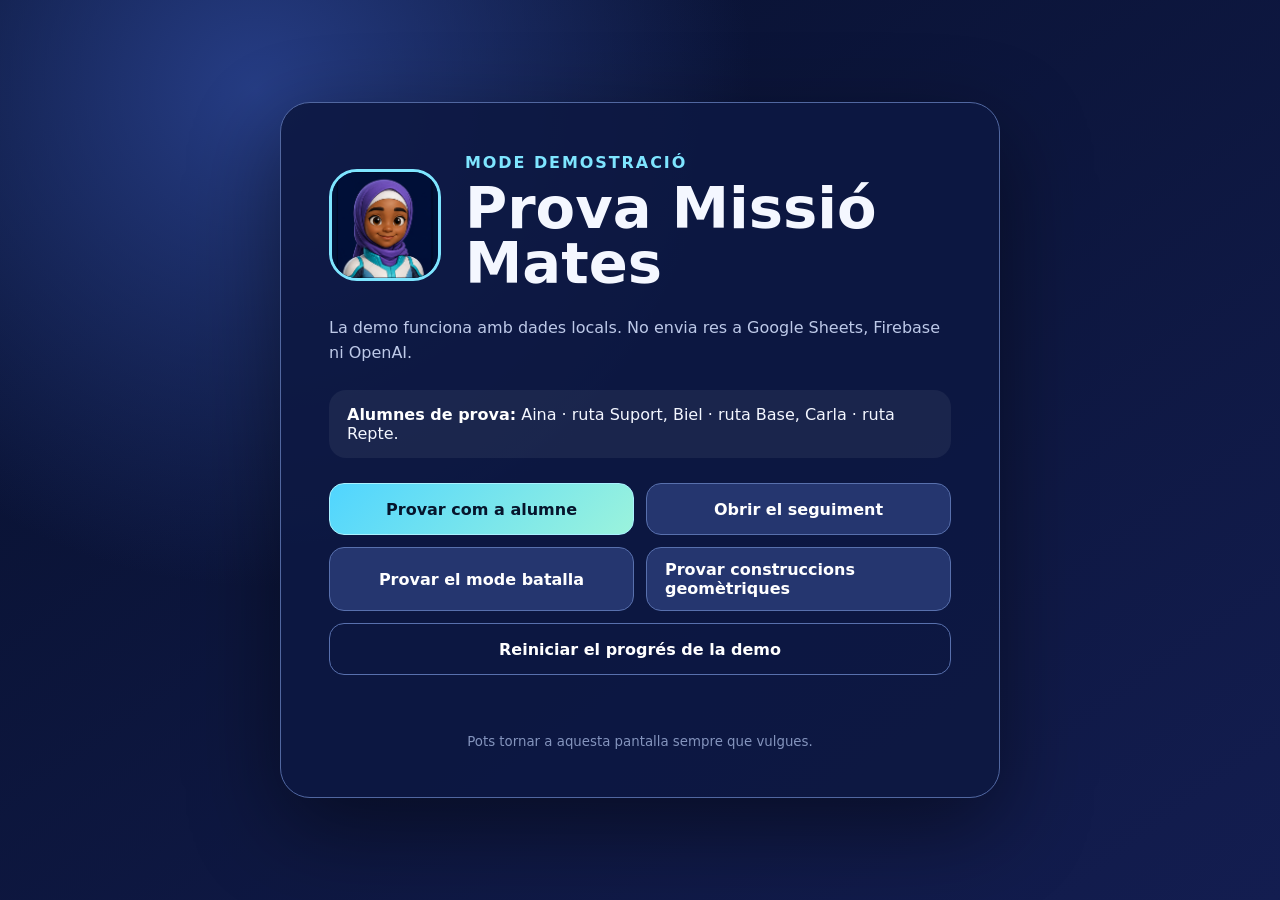
<file: demo.html>
<!doctype html>
<html lang="ca">
<head>
<script defer src="config.js"></script>
  <script src="local-guard.js"></script>
  <script defer src="vendor/mathjax/tex-mml-chtml.js"></script>
  <meta charset="utf-8">
  <meta name="viewport" content="width=device-width, initial-scale=1">
  <title>Demo · Missió Mates</title>
  <style>
    :root { color-scheme: dark; font-family: Inter, system-ui, sans-serif; }
    * { box-sizing: border-box; }
    body { min-height: 100vh; margin: 0; display: grid; place-items: center; padding: 24px; color: #f4f7ff; background: radial-gradient(circle at 20% 10%, #263d85, transparent 38%), linear-gradient(145deg, #07102d, #131d50); }
    main { width: min(720px, 100%); padding: clamp(25px, 5vw, 48px); border: 1px solid #5167a0; border-radius: 30px; background: rgba(13, 24, 66, .9); box-shadow: 0 30px 90px rgba(0,0,0,.45); }
    .header { display: grid; grid-template-columns: 112px 1fr; gap: 24px; align-items: center; }
    img { width: 112px; aspect-ratio: 1; border: 3px solid #7ee5ff; border-radius: 28px; object-fit: cover; }
    h1 { margin: 0 0 8px; font-size: clamp(2rem, 7vw, 3.6rem); line-height: .95; }
    p { color: #bdc9e8; line-height: 1.55; }
    .users { padding: 15px 18px; margin: 25px 0; border-radius: 17px; background: rgba(255,255,255,.06); }
    .users strong { color: #fff; }
    .actions { display: grid; grid-template-columns: 1fr 1fr; gap: 12px; }
    a, button { min-height: 52px; display: grid; place-items: center; padding: 12px 18px; border: 1px solid #5870ad; border-radius: 15px; color: white; background: #25366f; font: inherit; font-weight: 800; text-decoration: none; cursor: pointer; }
    a:first-child { color: #06152c; border-color: #a9f2ff; background: linear-gradient(135deg, #50d5ff, #9bf3dc); }
    button { grid-column: 1 / -1; background: transparent; }
    #status { min-height: 24px; margin: 13px 0 0; color: #9bf3dc; text-align: center; font-weight: 800; }
    small { display: block; margin-top: 22px; color: #8494bd; text-align: center; }
    @media (max-width: 560px) { .header { grid-template-columns: 1fr; text-align: center; } img { margin: auto; } .actions { grid-template-columns: 1fr; } button { grid-column: auto; } }
  </style>
<script defer src="data-service.js"></script></head>
<body>
  <main>
    <div class="header">
      <img src="IMG/avatar-13.png" alt="Avatar de Missió Mates">
      <div>
        <p style="margin:0 0 7px;color:#7ee5ff;font-weight:900;letter-spacing:.12em">MODE DEMOSTRACIÓ</p>
        <h1>Prova Missió Mates</h1>
      </div>
    </div>
    <p>La demo funciona amb dades locals. No envia res a Google Sheets, Firebase ni OpenAI.</p>
    <div class="users">
      <strong>Alumnes de prova:</strong> Aina · ruta Suport, Biel · ruta Base, Carla · ruta Repte.
    </div>
    <div class="actions">
      <a href="index.html?demo=1">Provar com a alumne</a>
      <a href="seguiment.html?demo=1">Obrir el seguiment</a>
      <a href="index.html?demo=1&amp;battle=1">Provar el mode batalla</a>
      <a href="demo-geometria.html">Provar construccions geomètriques</a>
      <button id="resetDemo" type="button">Reiniciar el progrés de la demo</button>
    </div>
    <p id="status" aria-live="polite"></p>
    <small>Pots tornar a aquesta pantalla sempre que vulgues.</small>
  </main>
  <script>
    document.getElementById("resetDemo").addEventListener("click", async function () {
      try {
        await window.GameData.call('reset_demo');
        for (const key of Object.keys(localStorage)) {
          if (key.startsWith('r1v3-local-cache:demo:') || key.includes('R1V3-DEMO-')) localStorage.removeItem(key);
        }
        document.getElementById("status").textContent = "Demo reiniciada correctament.";
      } catch (error) { document.getElementById("status").textContent = error.message; }
    });
  </script>
</body>
</html>
</file>
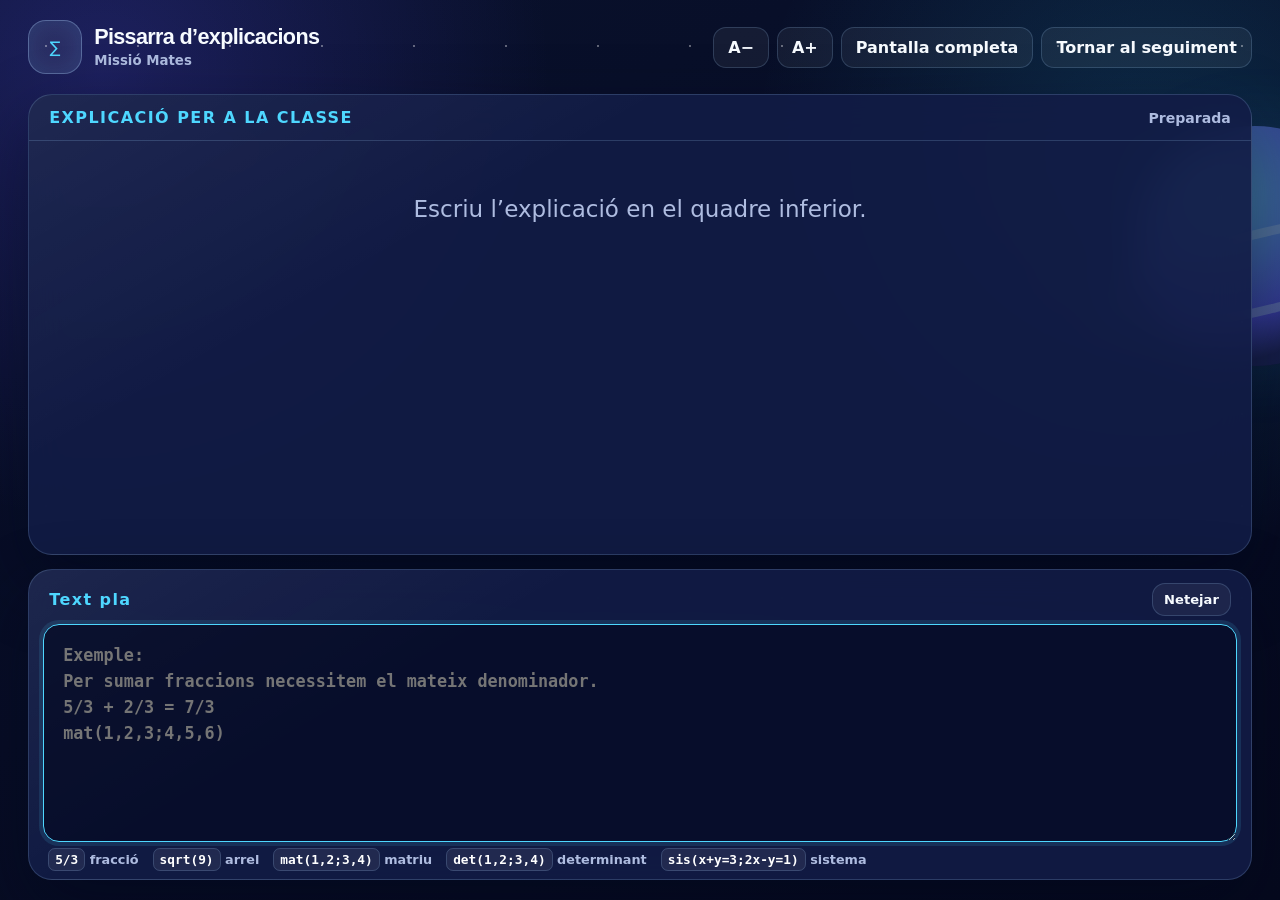
<file: explicacio.html>
<!doctype html>
<html lang="ca">
<head>
<script defer src="config.js"></script>
  <script src="local-guard.js"></script>
  <script defer src="vendor/mathjax/tex-mml-chtml.js"></script>
  <meta charset="utf-8">
  <meta name="viewport" content="width=device-width, initial-scale=1, viewport-fit=cover">
  <meta name="theme-color" content="#101942">
  <meta name="description" content="Pissarra matemàtica per a explicacions de classe">
  <title>Explicació · Missió Mates</title>
  <link rel="stylesheet" href="styles.css?v=3">
  <link rel="stylesheet" href="explicacio.css?v=1">
  <script>
    window.MathJax = {
      tex: {
        inlineMath: [['\\(', '\\)'], ['$', '$']],
        displayMath: [['\\[', '\\]'], ['$$', '$$']],
        processEscapes: true
      },
      options: { skipHtmlTags: ['script', 'noscript', 'style', 'textarea', 'pre', 'code'] },
      chtml: { scale: 1.12 }
    };
  </script>
  <script defer src="math-render.js?v=3"></script>
  <script defer src="explicacio.js?v=1"></script>
</head>
<body class="explanation-body theme-space">
  <div class="world" aria-hidden="true">
    <span class="star star-a"></span>
    <span class="star star-b"></span>
    <span class="star star-c"></span>
    <span class="planet planet-a"></span>
  </div>

  <main class="explanation-shell">
    <header class="explanation-header">
      <a class="brand" href="seguiment.html" aria-label="Tornar al seguiment">
        <span class="brand-mark" aria-hidden="true">∑</span>
        <span><strong>Pissarra d’explicacions</strong><small>Missió Mates</small></span>
      </a>
      <div class="explanation-actions">
        <button id="decreaseTextButton" class="teacher-link" type="button" aria-label="Reduir la grandària">A−</button>
        <button id="increaseTextButton" class="teacher-link" type="button" aria-label="Augmentar la grandària">A+</button>
        <button id="fullscreenButton" class="teacher-link" type="button">Pantalla completa</button>
        <a class="teacher-link" href="seguiment.html">Tornar al seguiment</a>
      </div>
    </header>

    <section class="explanation-workspace" aria-label="Pissarra matemàtica">
      <article class="explanation-preview game-card">
        <div class="preview-heading">
          <span>EXPLICACIÓ PER A LA CLASSE</span>
          <span id="renderStatus" role="status" aria-live="polite">Preparada</span>
        </div>
        <div id="explanationOutput" class="explanation-output math-content">
          <p class="explanation-placeholder">Escriu l’explicació en el quadre inferior.</p>
        </div>
      </article>

      <section class="explanation-editor game-card">
        <div class="editor-heading">
          <label for="explanationInput">Text pla</label>
          <button id="clearExplanationButton" class="mini-button" type="button">Netejar</button>
        </div>
        <textarea id="explanationInput" rows="7" maxlength="30000" spellcheck="false" placeholder="Exemple:&#10;Per sumar fraccions necessitem el mateix denominador.&#10;5/3 + 2/3 = 7/3&#10;mat(1,2,3;4,5,6)"></textarea>
        <div class="shortcut-strip" aria-label="Dreceres matemàtiques">
          <span><code>5/3</code> fracció</span>
          <span><code>sqrt(9)</code> arrel</span>
          <span><code>mat(1,2;3,4)</code> matriu</span>
          <span><code>det(1,2;3,4)</code> determinant</span>
          <span><code>sis(x+y=3;2x-y=1)</code> sistema</span>
        </div>
      </section>
    </section>
  </main>
</body>
</html>
</file>
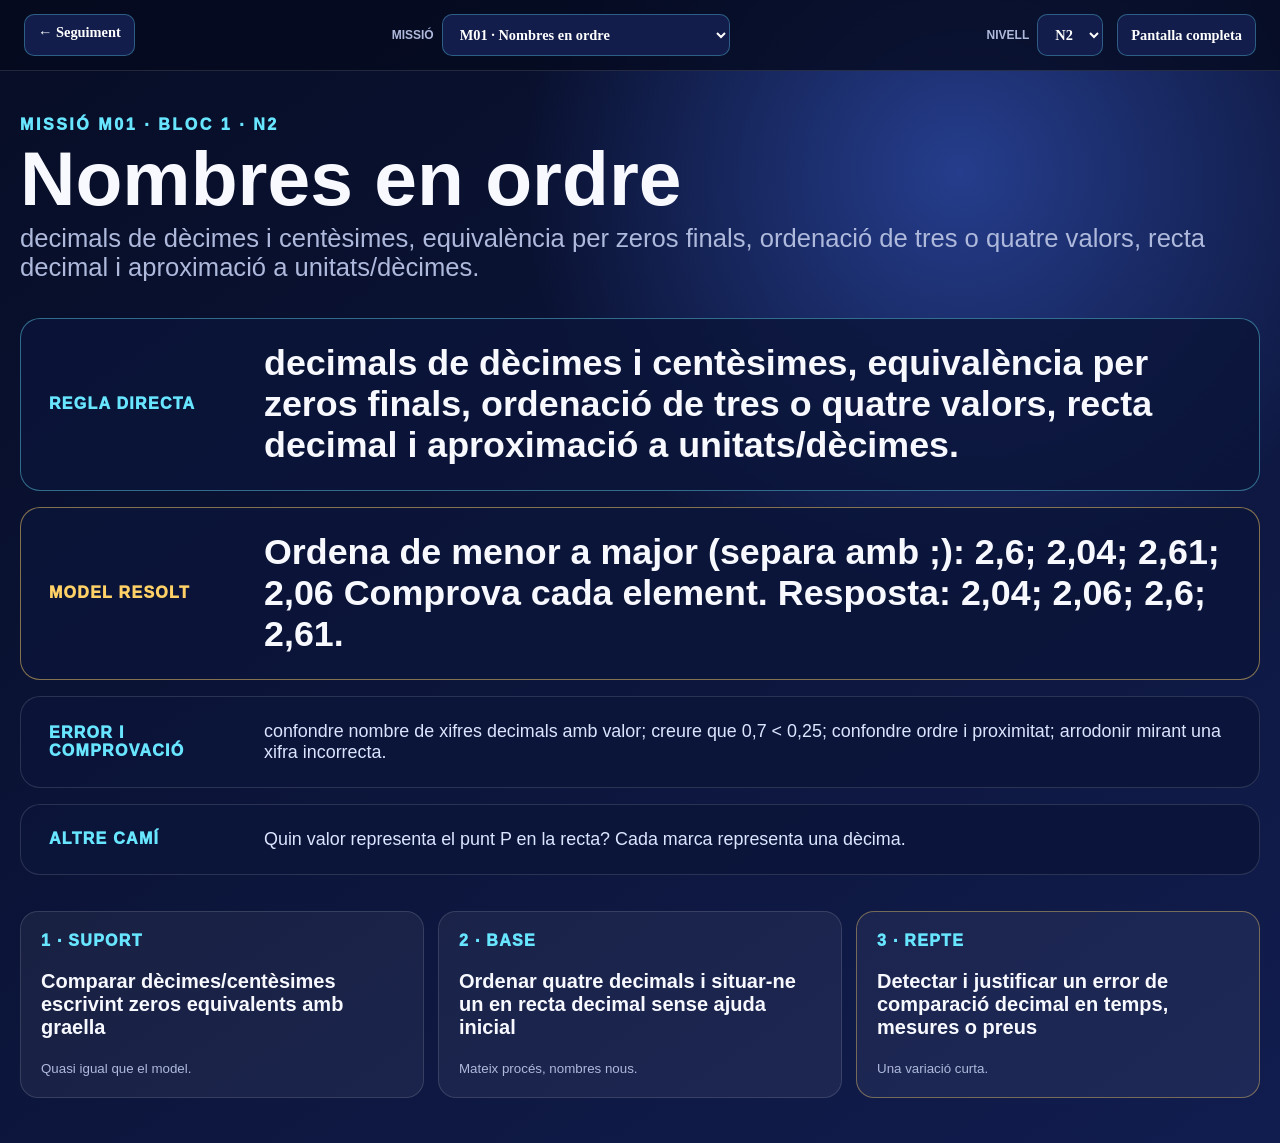
<file: presentacio.html>
<!doctype html>
<html lang="ca">
<head>
<script defer src="config.js"></script>
  <script src="local-guard.js"></script>
  <script defer src="vendor/mathjax/tex-mml-chtml.js"></script>
  <meta charset="utf-8">
  <meta name="viewport" content="width=device-width,initial-scale=1">
  <meta name="theme-color" content="#08112f">
  <title>Explicació de la missió · Missió Base</title>
  <link rel="stylesheet" href="presentacio.css?v=1">
  <script defer src="catalog-metadata.js"></script>
  <script defer src="math-check.js"></script>
  <script defer src="data-service.js"></script>
  <script defer src="local-realtime.js"></script>
  <script defer src="reforc-core.js?v=1"></script>
  <script defer src="presentacio.js?v=1"></script>
</head>
<body>
  <header><a href="seguiment.html">← Seguiment</a><label>Missió <select id="missionSelect"></select></label><label>Nivell <select id="curriculumLevel"><option value="1">N1</option><option value="2" selected>N2</option><option value="3">N3</option></select></label><button id="fullscreenButton" type="button">Pantalla completa</button></header>
  <main>
    <p id="missionCode" class="eyebrow">MISSIÓ</p>
    <h1 id="missionTitle">Carregant…</h1>
    <p id="missionSubtitle" class="subtitle"></p>
    <section class="rule-card"><span>REGLA DIRECTA</span><strong id="missionRule"></strong></section>
    <section class="model-card"><span>MODEL RESOLT</span><strong id="missionExample"></strong></section>
    <section class="teacher-script"><span>ERROR I COMPROVACIÓ</span><p id="guideError"></p></section>
    <section class="teacher-script"><span>ALTRE CAMÍ</span><p id="guideAlternative"></p></section>
    <div class="phase-examples">
      <article><span>1 · SUPORT</span><p id="supportExample"></p><small>Quasi igual que el model.</small></article>
      <article><span>2 · BASE</span><p id="baseExample"></p><small>Mateix procés, nombres nous.</small></article>
      <article><span>3 · REPTE</span><p id="challengeExample"></p><small>Una variació curta.</small></article>
    </div>
  </main>
</body>
</html>
</file>
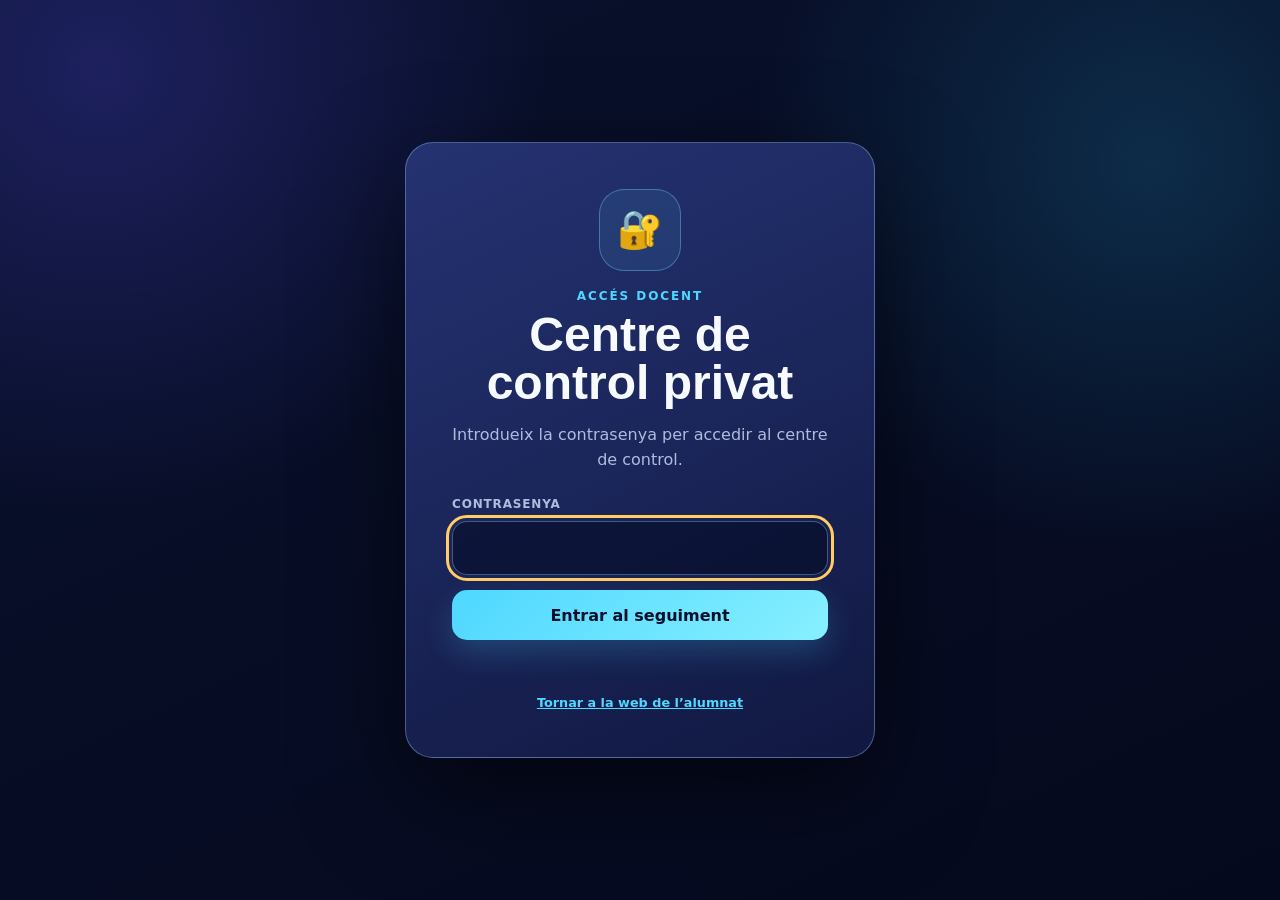
<file: seguiment.html>
<!doctype html>
<html lang="ca">
<head>
  <script src="local-guard.js"></script>
  <script defer src="vendor/mathjax/tex-mml-chtml.js"></script>
  <meta charset="utf-8">
  <meta name="viewport" content="width=device-width, initial-scale=1">
  <meta name="theme-color" content="#0b1230">
  <title>Seguiment · Missió Base</title>
  <link rel="stylesheet" href="styles.css?v=9">
  <link rel="stylesheet" href="seguiment.css?v=12">
  <script>
    window.MathJax = {
      tex: { inlineMath: [['\\(', '\\)'], ['$', '$']], displayMath: [['\\[', '\\]'], ['$$', '$$']], processEscapes: true },
      options: { skipHtmlTags: ['script', 'noscript', 'style', 'textarea', 'pre', 'code'] }
    };
  </script>
  <script defer src="config.js?v=4"></script>
  <script defer src="firebase-config.js?v=2"></script>
  <script defer src="catalog-metadata.js"></script>
  <script defer src="math-check.js"></script>
  <script defer src="local-realtime.js"></script>
  <script defer src="reforc-core.js?v=3"></script>
  <script defer src="data-service.js?v=5"></script>
  <script defer src="math-render.js?v=3"></script>
  <script defer src="battle-service.js?v=3"></script>
  <script defer src="seguiment.js?v=13"></script>
  <script defer src="battle-teacher.js?v=2"></script>
  <script defer src="reforc-teacher.js?v=4"></script>
  <script src="ia-dashboard.js" defer></script>
<script defer src="device-classroom.js"></script></head>
<body class="monitor-body theme-space">
  <section id="teacherGate" class="teacher-gate" aria-labelledby="teacherGateTitle">
    <article class="teacher-gate-card">
      <div class="teacher-lock" aria-hidden="true">🔐</div>
      <p class="eyebrow">ACCÉS DOCENT</p>
      <h1 id="teacherGateTitle">Centre de control privat</h1>
      <p>Introdueix la contrasenya per accedir al centre de control.</p>
      <form id="teacherLoginForm">
        <label for="teacherPassword">Contrasenya</label>
        <input id="teacherPassword" type="password" autocomplete="current-password" maxlength="100" required>
        <button id="teacherSignInButton" class="primary-button" type="submit">Entrar al seguiment</button>
      </form>
      <p id="teacherAuthMessage" class="teacher-auth-message" role="status" aria-live="polite"></p>
      <a href="index.html">Tornar a la web de l’alumnat</a>
    </article>
  </section>

  <main id="monitorApp" class="monitor-shell hidden">
    <header class="monitor-header">
      <a class="brand" href="index.html">
        <span class="brand-mark">👁</span>
        <span><strong>Centre de control</strong><small>Seguiment de Missió Base</small></span>
      </a>
      <div class="monitor-header-actions">
        <span id="firebaseState" class="connection-pill"><i></i> Connectant…</span>
        <a class="teacher-link" href="explicacio.html" target="_blank" rel="noopener">Explicació</a>
        <a class="teacher-link" href="index.html">Web alumnat</a>
        <button id="teacherSignOutButton" class="teacher-link" type="button">Tancar sessió</button>
      </div>
    </header>

    <section id="monitorSetupNotice" class="setup-notice hidden">
      <strong>Mode de configuració.</strong>
      <span>Configura Apps Script o obri <a href="seguiment.html?demo=1">la demostració</a>.</span>
    </section>

    <section class="monitor-summary">
      <article class="summary-stat"><span>Actius ara</span><strong id="activeCount">0</strong><i class="green"></i></article>
      <article class="summary-stat"><span>Treballant</span><strong id="workingCount">0</strong><i class="blue"></i></article>
      <article class="summary-stat"><span>Necessiten ajuda</span><strong id="helpCount">0</strong><i class="amber"></i></article>
      <article class="summary-stat"><span>Fora de pàgina / incidència</span><strong id="focusCount">0</strong><i class="pink"></i></article>
      <article class="class-progress-card">
        <div><span>Objectiu de classe</span><strong id="monitorGoalText">0%</strong></div>
        <div class="progress-track"><span id="monitorGoalBar"></span></div>
      </article>
    </section>

    <section id="readinessCard" class="readiness-card game-card" data-recommendation="INSUFFICIENT_EVIDENCE" aria-labelledby="readinessTitle">
      <div class="readiness-heading">
        <div>
          <p class="eyebrow">LECTURA ACADÈMICA · MISSIÓ ACTIVA</p>
          <h2 id="readinessTitle">Com està la classe?</h2>
          <p id="readinessMission">Esperant dades de la missió.</p>
        </div>
        <strong id="readinessStatus" class="readiness-status" role="status" aria-live="polite">Evidència insuficient</strong>
      </div>
      <p id="readinessExplanation" class="readiness-explanation">La recomanació necessita dades de participació en la sessió.</p>
      <div class="readiness-metrics">
        <div><span>Cobertura d’evidència</span><strong id="readinessCoverage">—</strong></div>
        <div><span>Preparació entre qui té evidència</span><strong id="readinessPrepared">—</strong></div>
        <div><span>Necessiten suport ara</span><strong id="readinessSupport">—</strong></div>
      </div>
      <div class="readiness-footer">
        <p id="readinessPopulation">Participants detectats: — · No actius ara: —</p>
        <div id="readinessSupportWrap" class="readiness-support-wrap hidden"><strong>Atenció prioritària</strong><ul id="readinessSupportList"></ul></div>
      </div>
      <p class="readiness-note">Orientació per al docent. El canvi de missió continua sent una decisió manual.</p>
    </section>

    <section class="mission-unlock-card game-card">
      <div>
        <p class="eyebrow">PROGRÉS DE LA CLASSE</p>
        <h2 id="unlockMissionTitle">Carregant la pròxima missió…</h2>
        <p id="unlockMissionText">El desbloqueig és global i només cal fer-lo una vegada.</p>
      </div>
      <button id="unlockNextMissionButton" class="primary-button" type="button">Desbloquejar missió</button>
    </section>

    <section class="class-command-card game-card" aria-labelledby="classCommandTitle">
      <div class="class-command-heading">
        <div>
          <p class="eyebrow">GUIÓ ÚNIC DE LA CLASSE</p>
          <h2 id="classCommandTitle">Explica una vegada; el sistema diferencia</h2>
          <p id="classCommandStatus">Carregant la missió comuna…</p>
        </div>
        <div class="phase-ladder" aria-label="Dificultat creixent"><span>SUPORT</span><i>→</i><span>BASE</span><i>→</i><span>REPTE</span></div>
      </div>
      <div class="class-command-controls">
        <label>Missió comuna<select id="classMissionSelect"></select></label>
        <label>Nivell general<select id="classMacroLevel"><option value="1">Nivell 1 · Base</option><option value="2">Nivell 2 · Ampliació</option><option value="3">Nivell 3 · Excepcional</option></select></label>
        <button id="projectExplanationButton" class="secondary-button" type="button">📽 Projectar explicació</button>
        <button id="startClassActivityButton" class="primary-button" type="button">▶ Començar activitat</button>
        <button id="forceAdvanceButton" class="danger-button" type="button">Avançar igualment</button>
      </div>
      <p class="class-command-note">L’avanç forçat queda marcat com <code>advanced_by_teacher</code>; no converteix els buits en competències assolides.</p>
    </section>

    <section class="teacher-guide-card game-card" aria-labelledby="teacherGuideTitle">
      <div>
        <p class="eyebrow">AJUDA DOCENT DE LA MISSIÓ</p>
        <h2 id="teacherGuideTitle">Guió ràpid per explicar</h2>
        <p id="teacherGuideObjective">Selecciona una missió comuna.</p>
      </div>
      <div class="teacher-guide-grid">
        <article><strong>Què explicar</strong><p id="teacherGuideScript">—</p></article>
        <article><strong>Exemple de pissarra</strong><p id="teacherGuideExample">—</p></article>
        <article><strong>Errors habituals</strong><p id="teacherGuideErrors">—</p></article>
        <article><strong>Com corregir</strong><p id="teacherGuideCorrections">—</p></article>
        <article><strong>Criteri per avançar</strong><p id="teacherGuideAdvance">—</p></article>
        <article><strong>Relació curricular</strong><p id="teacherGuideCurriculum">Agrupació interna pendent de validació normativa.</p></article>
      </div>
    </section>

    <section class="battle-control-card game-card" aria-labelledby="battleControlTitle">
      <div class="battle-control-heading">
        <div>
          <p class="eyebrow">GOLDEN QUEST</p>
          <h2 id="battleControlTitle">Mode batalla</h2>
          <p id="battleControlHelp">Tria la missió treballada. Entraran marcats els alumnes actius durant els últims 10 minuts.</p>
        </div>
        <button id="battleHistoryButton" class="secondary-button compact" type="button">Historial i insígnies</button>
      </div>
      <div class="battle-launch-controls">
        <label for="battleMissionSelect">Missió de la batalla
          <select id="battleMissionSelect"><option value="">Carregant missions…</option></select>
        </label>
        <button id="prepareDailyBattleButton" class="battle-mode-button daily" type="button"><span>⚡</span><strong>Batalla del dia</strong><small>15 preguntes · 7 minuts</small></button>
        <button id="prepareFinalBattleButton" class="battle-mode-button final" type="button" disabled><span>🏆</span><strong>Final del sector</strong><small>4 × 5 missions · 10 minuts</small></button>
      </div>
      <p id="battleFinalAvailability" class="battle-availability">La batalla final apareix en seleccionar la missió 5 d'un sector.</p>
      <div id="teacherBattleLive" class="teacher-battle-live hidden">
        <div><span id="teacherBattlePhase">PREPARANT</span><h3 id="teacherBattleTitle">Batalla</h3></div>
        <strong id="teacherBattleTimer">07:00</strong>
        <div id="teacherBattleRanking" class="teacher-battle-ranking"></div>
        <div class="teacher-battle-actions">
          <button id="openBattleProjectorButton" class="secondary-button compact projector-button" type="button">Projectar classificació</button>
          <button id="finishBattleButton" class="primary-button compact" type="button">Tancar i guardar ara</button>
          <button id="clearBattleButton" class="danger-button compact" type="button">Cancel·lar partida</button>
        </div>
      </div>
    </section>

    <section id="pendingProposalCard" class="pending-proposal-card game-card hidden">
      <div><strong id="pendingProposalCount">0</strong><span>reptes extra proposats per la IA pendents de revisió</span></div>
      <button id="reviewProposalButton" class="secondary-button" type="button">Revisar proposta</button>
    </section>

    <section id="pendingReviewCard" class="pending-proposal-card game-card hidden">
      <div><strong id="pendingReviewCount">0</strong><span>procediments pendents de revisió docent</span></div>
      <button id="reviewProcedureButton" class="secondary-button" type="button">Revisar procediment</button>
    </section>

    <section id="diagnosticCard" class="diagnostic-entry-card game-card">
      <div>
        <p class="eyebrow">DIAGNÒSTIC D’APRENENTATGE</p>
        <h2><strong id="diagnosticCount">0</strong> blocs analitzats</h2>
        <p id="diagnosticAverage">Encara no hi ha activitats diagnòstiques.</p>
      </div>
      <button id="openDiagnosticButton" class="secondary-button" type="button">Obrir diagnòstic</button>
    </section>

    <section id="assessmentCard" class="assessment-entry-card game-card">
      <div>
        <p class="eyebrow">NOTES I COMPETÈNCIES</p>
        <h2>Avaluació basada en evidències</h2>
        <p>La nota és una proposta matemàtica. L’actitud, l’assistència i l’or de la batalla es mostren a banda.</p>
      </div>
      <button id="openAssessmentButton" class="primary-button" type="button">Obrir avaluació</button>
    </section>

    <section class="monitor-toolbar game-card">
      <div class="search-field">
        <label for="searchInput">Buscar alumne</label>
        <input id="searchInput" type="search" placeholder="Escriu un nom…">
      </div>
      <div class="filter-field">
        <label for="statusFilter">Mostrar</label>
        <select id="statusFilter">
          <option value="ALL">Tots</option>
          <option value="WORKING">Treballant</option>
          <option value="NEEDS_TEACHER">Necessiten ajuda</option>
          <option value="SUBMITTED">Resposta enviada</option>
          <option value="INACTIVE">Inactius</option>
            <option value="DISCONNECTED">Desconnectats</option>
        </select>
      </div>
      <div class="global-assign">
        <label for="globalMissionSelect">Missió per a tota la classe</label>
        <div>
          <select id="globalMissionSelect"><option value="">Carregant missions…</option></select>
          <button id="assignAllButton" class="primary-button compact" type="button">Assignar</button>
        </div>
      </div>
      <button id="globalCommentButton" class="secondary-button" type="button">📣 Comentari global</button>
    </section>

    <section class="students-section">
      <header>
        <div><p class="eyebrow">SESSIÓ EN DIRECTE</p><h1>Alumnat</h1></div>
        <span id="lastUpdateText">Sense dades encara</span>
      </header>
      <div id="studentGrid" class="student-grid"></div>
      <div id="emptyMonitor" class="empty-monitor">
        <span>🛰️</span>
        <h2>Esperant la tripulació</h2>
        <p>Les targetes apareixeran quan l'alumnat entre en una missió.</p>
      </div>
    </section>
  </main>

  <dialog id="assignDialog" class="monitor-dialog">
    <form method="dialog" class="dialog-close-row"><button class="icon-button" aria-label="Tancar">✕</button></form>
    <p class="eyebrow">ASSIGNACIÓ INDIVIDUAL</p>
    <h2 id="assignDialogTitle">Enviar activitat</h2>
    <label for="questionSelect">Activitat</label>
    <select id="questionSelect"></select>
    <div id="questionPreview" class="dialog-preview math-content"></div>
    <button id="confirmAssignButton" class="primary-button" type="button">Enviar com a pròxima activitat</button>
  </dialog>

  <dialog id="proposalDialog" class="monitor-dialog proposal-dialog">
    <form method="dialog" class="dialog-close-row"><button class="icon-button" aria-label="Tancar">✕</button></form>
    <p class="eyebrow">PROPOSTA DE LA IA · PENDENT D'APROVACIÓ</p>
    <h2 id="proposalDialogTitle">Reforç personalitzat</h2>
    <input id="proposalId" type="hidden">
    <label for="proposalQuestion">Pregunta proposada</label>
    <textarea id="proposalQuestion" rows="6"></textarea>
    <div id="proposalMathPreview" class="dialog-preview math-content"></div>
    <div class="proposal-fields">
      <label>Resposta esperada<input id="proposalAnswer" type="text"></label>
      <label>Ruta<select id="proposalRoute"><option>SUPORT</option><option>BASE</option><option>REPTE</option></select></label>
      <label>Mètode<input id="proposalMethod" type="text"></label>
    </div>
    <label for="proposalExplanation">Per què el proposa</label>
    <textarea id="proposalExplanation" rows="2" readonly></textarea>
    <div class="dialog-actions">
      <button id="rejectProposalButton" class="danger-button" type="button">Rebutjar</button>
      <button id="approveProposalButton" class="primary-button" type="button">Aprovar i assignar</button>
    </div>
  </dialog>

  <dialog id="procedureReviewDialog" class="monitor-dialog">
    <form method="dialog" class="dialog-close-row"><button class="icon-button" aria-label="Tancar">✕</button></form>
    <p class="eyebrow">REVISIÓ DOCENT</p>
    <h2 id="procedureReviewTitle">Procediment pendent</h2>
    <input id="procedureReviewId" type="hidden">
    <label>Pregunta</label>
    <div id="procedureReviewQuestion" class="dialog-preview math-content"></div>
    <label>Resposta de l'alumne</label>
    <div id="procedureReviewAnswer" class="dialog-preview math-content"></div>
    <label>Solució model</label>
    <div id="procedureReviewModel" class="dialog-preview math-content"></div>
    <label>Resultat determinista, proposta IA, evidències i historial</label>
    <pre id="procedureReviewIA" style="white-space:pre-wrap;overflow-wrap:anywhere;max-height:320px;overflow:auto"></pre>
    <label for="procedureReviewComment">Comentari docent opcional</label>
    <textarea id="procedureReviewComment" rows="2"></textarea>
    <div class="dialog-actions review-actions">
      <button id="markIncorrectButton" class="danger-button" type="button">Incorrecte</button>
      <button id="markPartialButton" class="secondary-button" type="button">Parcial</button>
      <button id="markCorrectButton" class="primary-button" type="button">Correcte</button>
      <button id="acceptIAButton" class="secondary-button" type="button">Acceptar proposta IA</button>
      <button id="annulIAButton" class="secondary-button" type="button">Anul·lar valoració</button>
    </div>
  </dialog>

  <dialog id="commentDialog" class="monitor-dialog">
    <form method="dialog" class="dialog-close-row"><button class="icon-button" aria-label="Tancar">✕</button></form>
    <p class="eyebrow">MISSATGE EN DIRECTE</p>
    <h2 id="commentDialogTitle">Enviar comentari</h2>
    <textarea id="commentText" rows="4" maxlength="2000" placeholder="Escriu un missatge breu i concret…"></textarea>
    <button id="sendCommentButton" class="primary-button" type="button">Enviar ara</button>
  </dialog>

  <dialog id="diagnosticDialog" class="monitor-dialog diagnostic-dialog">
    <form method="dialog" class="dialog-close-row"><button class="icon-button" aria-label="Tancar">✕</button></form>
    <div class="diagnostic-heading">
      <div><p class="eyebrow">DIAGNÒSTIC IA + CORRECCIÓ LOCAL</p><h2>Com està aprenent la classe?</h2></div>
      <label for="diagnosticRange">Període
        <select id="diagnosticRange"><option value="7">7 dies</option><option value="31" selected>31 dies</option><option value="90">90 dies</option></select>
      </label>
    </div>
    <div class="diagnostic-stats">
      <article><span>Blocs</span><strong id="diagnosticTotalBlocks">0</strong></article>
      <article><span>Mitjana</span><strong id="diagnosticMeanScore">—</strong></article>
      <article><span>Reforços pendents</span><strong id="diagnosticReinforcementCount">0</strong></article>
    </div>
    <section class="diagnostic-section">
      <h3>Dificultats de la classe</h3>
      <div class="diagnostic-table-wrap"><table class="diagnostic-table"><thead><tr><th>Dificultat</th><th>Alumnes</th><th>Vegades</th><th>Confiança</th></tr></thead><tbody id="diagnosticClassBody"></tbody></table></div>
    </section>
    <section class="diagnostic-section">
      <div class="diagnostic-student-heading"><h3>Informe individual</h3><select id="diagnosticStudentSelect" aria-label="Selecciona un alumne"><option value="">Tria un alumne</option></select></div>
      <div id="diagnosticStudentDetail" class="diagnostic-student-detail"><p>Selecciona un alumne per veure la seua evolució.</p></div>
    </section>
  </dialog>

  <dialog id="battleSetupDialog" class="monitor-dialog battle-setup-dialog">
    <form method="dialog" class="dialog-close-row"><button class="icon-button" aria-label="Tancar">✕</button></form>
    <p class="eyebrow">PREPARAR GOLDEN QUEST</p>
    <h2 id="battleSetupTitle">Batalla del dia</h2>
    <p id="battleSetupDescription">Revisa els participants abans de llançar-la.</p>
    <div class="battle-select-row"><button id="selectAllActiveButton" class="secondary-button compact" type="button">Marcar actius</button><span id="battleSelectedCount">0 seleccionats</span></div>
    <div id="battleParticipantList" class="battle-participant-list"></div>
    <button id="launchBattleButton" class="primary-button" type="button">Llançar compte arrere</button>
  </dialog>

  <dialog id="battleHistoryDialog" class="monitor-dialog battle-history-dialog">
    <form method="dialog" class="dialog-close-row"><button class="icon-button" aria-label="Tancar">✕</button></form>
    <p class="eyebrow">SEGUIMENT DE RECOMPENSES</p>
    <h2>Insígnies per setmana i mes</h2>
    <div class="battle-history-table-wrap">
      <table class="battle-history-table"><thead><tr><th>Alumne</th><th>7 dies</th><th>31 dies</th><th>Total</th><th>Batalles</th></tr></thead><tbody id="battleHistoryBody"></tbody></table>
    </div>
  </dialog>

  <dialog id="assessmentDialog" class="monitor-dialog assessment-dialog">
    <form method="dialog" class="dialog-close-row"><button class="icon-button" aria-label="Tancar">✕</button></form>
    <div class="assessment-heading">
      <div><p class="eyebrow">AVALUACIÓ CURRICULAR</p><h2>Nota, competències i informe</h2></div>
      <div class="assessment-selectors">
        <label>Alumne<select id="assessmentStudent"><option value="">Tria un alumne</option></select></label>
        <label>Període<select id="assessmentPeriod"><option value="AVALUACIO">Avaluació actual</option><option value="30_DIES">Últims 30 dies</option><option value="CURS">Tot el curs</option></select></label>
      </div>
    </div>
    <div id="assessmentEmpty" class="assessment-empty">Selecciona un alumne per calcular les evidències.</div>
    <div id="assessmentContent" class="hidden">
      <section class="grade-hero"><div><span>Índex de progrés provisional</span><strong id="suggestedGrade">—</strong><small>Pendent de validació docent</small></div><p id="assessmentEvidence">0 evidències matemàtiques</p></section>
      <div id="competencyGrid" class="competency-grid"></div>
      <aside id="reportRecommendation" class="report-recommendation hidden"><strong>💡 Informe recomanat</strong><p id="reportRecommendationText"></p><div><button id="dismissReportRecommendation" class="secondary-button compact" type="button">Ara no</button><button id="generateRecommendedReport" class="primary-button compact" type="button">Generar informe</button></div></aside>
      <section class="report-actions"><div><h3>Informe amb IA</h3><p>Només es genera quan prems el botó. S’envia un resum pseudonimitzat, no el nom.</p></div><button id="generateReportButton" class="primary-button" type="button">Generar informe amb IA</button></section>
      <article id="generatedReport" class="generated-report hidden"></article>
      <section><h3>Historial d’informes</h3><div id="reportHistory" class="report-history"><p>Sense informes encara.</p></div></section>
    </div>
  </dialog>

  <div id="monitorLoading" class="loading-overlay hidden"><div class="loader-ship">🛰️</div><strong id="monitorLoadingText">Preparant…</strong></div>
  <div id="toastRegion" class="toast-region" aria-live="polite"></div>
</body>
</html>
</file>
<file: styles.css>
:root {
  color-scheme: dark;
  --font-body: "Nunito", system-ui, -apple-system, BlinkMacSystemFont, "Segoe UI", sans-serif;
  --font-display: "Space Grotesk", "Nunito", sans-serif;
  --bg: #09112d;
  --bg-deep: #05091d;
  --panel: rgba(18, 28, 70, 0.91);
  --panel-soft: rgba(30, 44, 94, 0.72);
  --panel-solid: #151f4f;
  --stroke: rgba(166, 211, 255, 0.19);
  --stroke-strong: rgba(166, 211, 255, 0.36);
  --text: #f7fbff;
  --muted: #aebce0;
  --primary: #6f7cff;
  --primary-2: #4ed7ff;
  --accent: #ffcc66;
  --good: #4ee19b;
  --warning: #ffb65c;
  --danger: #ff6f91;
  --shadow: 0 28px 70px rgba(1, 6, 28, 0.46);
  --radius-xl: 28px;
  --radius-lg: 21px;
  --radius-md: 15px;
  --safe-bottom: env(safe-area-inset-bottom, 0px);
}

* { box-sizing: border-box; }

html { min-height: 100%; }

body {
  min-height: 100vh;
  margin: 0;
  overflow-x: hidden;
  background:
    radial-gradient(circle at 8% 8%, rgba(94, 83, 255, 0.24), transparent 28rem),
    radial-gradient(circle at 90% 18%, rgba(44, 204, 255, 0.16), transparent 25rem),
    linear-gradient(155deg, var(--bg) 0%, var(--bg-deep) 100%);
  color: var(--text);
  font-family: var(--font-body);
  transition: background 500ms ease;
}

body.theme-city {
  --bg: #10273a;
  --bg-deep: #071924;
  --panel: rgba(17, 51, 64, 0.92);
  --panel-soft: rgba(36, 79, 83, 0.72);
  --stroke: rgba(144, 244, 211, 0.20);
  --stroke-strong: rgba(144, 244, 211, 0.38);
  --primary: #10b981;
  --primary-2: #4de3c1;
  --accent: #ffd166;
}

body.theme-expedition {
  --bg: #173420;
  --bg-deep: #0a1e18;
  --panel: rgba(31, 62, 48, 0.93);
  --panel-soft: rgba(59, 92, 63, 0.70);
  --stroke: rgba(255, 226, 151, 0.19);
  --stroke-strong: rgba(255, 226, 151, 0.38);
  --primary: #e7793f;
  --primary-2: #ffc45c;
  --accent: #ffe29a;
}

/* Cada trimestre conserva el seu món, però cada sector canvia els accents. */
body[data-sector-visual="orbital"] { --primary: #6f7cff; --primary-2: #4ed7ff; }
body[data-sector-visual="moon"] { --primary: #9ca9d9; --primary-2: #eef3ff; --accent: #ffd983; }
body[data-sector-visual="nebula"] { --primary: #b66cff; --primary-2: #ff7edb; --accent: #82f6ff; }
body[data-sector-visual="fraction"] { --primary: #3f8cff; --primary-2: #66f0df; --accent: #ffd05d; }
body[data-sector-visual="power"] { --primary: #ff8a45; --primary-2: #ffe66d; --accent: #fff3b0; }
body[data-sector-visual="algebra"] { --primary: #19c69a; --primary-2: #67f5d0; }
body[data-sector-visual="metro"] { --primary: #1fb6d5; --primary-2: #78f0ff; --accent: #ffd166; }
body[data-sector-visual="market"] { --primary: #60c45b; --primary-2: #b6ef72; --accent: #ffe08a; }
body[data-sector-visual="percent"] { --primary: #f28d35; --primary-2: #ffd166; --accent: #fff0a8; }
body[data-sector-visual="factory"] { --primary: #8392a5; --primary-2: #50e3c2; --accent: #ffca57; }
body[data-sector-visual="jungle"] { --primary: #3fbf71; --primary-2: #9bea72; --accent: #ffe08a; }
body[data-sector-visual="canyon"] { --primary: #e5793f; --primary-2: #ffc05c; --accent: #ffe3a3; }
body[data-sector-visual="temple"] { --primary: #c58a47; --primary-2: #f3d182; --accent: #fff0b5; }
body[data-sector-visual="islands"] { --primary: #2eb8a6; --primary-2: #74e7da; --accent: #ffd670; }
body[data-sector-visual="treasure"] { --primary: #d49331; --primary-2: #ffd45e; --accent: #fff3aa; }

button, select, textarea, input { font: inherit; }
button, a { -webkit-tap-highlight-color: transparent; }
a { color: inherit; }
button:focus-visible, select:focus-visible, textarea:focus-visible, input:focus-visible, a:focus-visible {
  outline: 3px solid var(--accent);
  outline-offset: 3px;
}

.hidden { display: none !important; }
.world { position: fixed; inset: 0; z-index: -1; overflow: hidden; pointer-events: none; }
.world::before {
  content: "";
  position: absolute;
  inset: 0;
  opacity: .38;
  background-image:
    radial-gradient(circle, white 0 1px, transparent 1.5px),
    radial-gradient(circle, rgba(126, 210, 255, .8) 0 1px, transparent 1.5px);
  background-position: 0 0, 38px 54px;
  background-size: 92px 92px, 137px 137px;
  mask-image: linear-gradient(to bottom, black, transparent 82%);
}

.theme-city .world::before {
  opacity: .18;
  background-image: linear-gradient(rgba(137, 255, 219, .3) 1px, transparent 1px), linear-gradient(90deg, rgba(137, 255, 219, .3) 1px, transparent 1px);
  background-size: 44px 44px;
}

.theme-expedition .world::before {
  opacity: .22;
  background-image: radial-gradient(circle, #ffe19a 0 1px, transparent 1.6px);
  background-size: 70px 70px;
}

.star { position: absolute; width: 4px; height: 4px; border-radius: 50%; background: #fff; box-shadow: 0 0 12px #fff; animation: twinkle 3.2s ease-in-out infinite; }
.star-a { top: 17%; left: 19%; }
.star-b { top: 31%; right: 16%; animation-delay: -1.1s; }
.star-c { top: 72%; left: 8%; animation-delay: -2.1s; }
.planet { position: absolute; border-radius: 50%; filter: blur(.2px); opacity: .48; }
.planet-a { width: 240px; height: 240px; right: -95px; top: 14%; background: radial-gradient(circle at 35% 30%, #78e5ff, #5d55ee 55%, #25245e 72%); box-shadow: 0 0 80px rgba(79, 193, 255, .22); }
.planet-a::after { content: ""; position: absolute; width: 130%; height: 28%; left: -15%; top: 43%; border: 9px solid rgba(198, 230, 255, .5); border-radius: 50%; transform: rotate(-14deg); }
.planet-b { width: 82px; height: 82px; left: 4%; bottom: 13%; background: linear-gradient(145deg, #ffc76a, #ff735d); }
.cloud { display: none; }

.theme-city .planet-a { border-radius: 18px 18px 0 0; width: 200px; height: 330px; right: -40px; bottom: 0; top: auto; background: repeating-linear-gradient(90deg, transparent 0 25px, rgba(59, 239, 194, .12) 25px 34px), linear-gradient(#214e5d, #0f2c3a); box-shadow: none; }
.theme-city .planet-a::after { border: 0; width: 140%; height: 30%; left: -40%; top: auto; bottom: 0; border-radius: 0; background: linear-gradient(90deg, #173d4b, #286d6d); }
.theme-city .planet-b { border-radius: 12px 12px 0 0; width: 140px; height: 220px; left: 2%; bottom: 0; background: linear-gradient(#225368, #173745); }

.theme-expedition .planet { display: none; }
.theme-expedition .cloud { display: block; position: absolute; width: 360px; height: 150px; border-radius: 50%; filter: blur(26px); opacity: .18; background: #f9d891; }
.theme-expedition .cloud-a { top: 10%; right: -100px; }
.theme-expedition .cloud-b { bottom: 10%; left: -100px; }

.app-shell { width: min(1500px, 100%); min-height: 100vh; margin: 0 auto; padding: 20px clamp(16px, 3vw, 42px) calc(32px + var(--safe-bottom)); }
.topbar { min-height: 66px; display: flex; align-items: center; justify-content: space-between; gap: 20px; margin-bottom: 24px; }
.brand { display: inline-flex; align-items: center; gap: 12px; text-decoration: none; }
.brand-mark { width: 54px; height: 54px; display: grid; place-items: center; color: var(--primary-2); border: 1px solid var(--stroke-strong); border-radius: 18px; background: rgba(255,255,255,.07); box-shadow: inset 0 0 24px rgba(93, 185, 255, .13); }
.brand-mark svg { width: 40px; height: 40px; overflow: visible; }
.brand strong { display: block; font: 700 1.35rem/1 var(--font-display); letter-spacing: -.03em; }
.brand small { display: block; color: var(--muted); margin-top: 5px; font-weight: 700; }
.top-actions { display: flex; align-items: center; gap: 10px; }
.teacher-link, .icon-button, .mini-button, .back-button { border: 1px solid var(--stroke); color: var(--text); background: rgba(255,255,255,.055); text-decoration: none; border-radius: 13px; font-weight: 800; cursor: pointer; transition: transform .2s ease, background .2s ease, border-color .2s ease; }
.teacher-link { padding: 10px 14px; }
.icon-button { width: 43px; height: 43px; }
.mini-button { padding: 8px 11px; font-size: .82rem; margin-left: auto; }
.back-button { padding: 9px 13px; }
.teacher-link:hover, .icon-button:hover, .mini-button:hover, .back-button:hover { transform: translateY(-2px); background: rgba(255,255,255,.11); border-color: var(--stroke-strong); }

.setup-notice { display: flex; align-items: center; justify-content: center; flex-wrap: wrap; gap: 7px 14px; padding: 12px 18px; margin: -8px 0 18px; border: 1px solid rgba(255, 201, 102, .42); border-radius: 14px; background: rgba(96, 65, 17, .64); color: #fff1cf; }
.setup-notice a { font-weight: 900; }
.screen { min-height: calc(100vh - 126px); }
.game-card { border: 1px solid var(--stroke); background: linear-gradient(150deg, rgba(255,255,255,.055), transparent 32%), var(--panel); box-shadow: var(--shadow); backdrop-filter: blur(18px); }

.login-screen { display: grid; grid-template-columns: minmax(320px, 560px) minmax(340px, 1fr); gap: clamp(28px, 7vw, 110px); align-items: center; padding: 2vh 4vw 8vh; }
.login-card { position: relative; padding: clamp(28px, 5vw, 54px); border-radius: var(--radius-xl); overflow: hidden; }
.login-card::before { content: ""; position: absolute; width: 220px; height: 220px; right: -90px; top: -90px; border: 1px solid var(--stroke-strong); border-radius: 50%; box-shadow: 0 0 0 35px rgba(255,255,255,.02), 0 0 0 70px rgba(255,255,255,.015); }
.mission-patch { position: relative; width: 82px; height: 82px; display: grid; place-items: center; margin-bottom: 26px; border-radius: 25px; background: linear-gradient(145deg, var(--primary), #2d3d9a); box-shadow: 0 15px 30px rgba(13, 25, 84, .35); }
.patch-ring { position: absolute; inset: 8px; border: 1px dashed rgba(255,255,255,.55); border-radius: 20px; animation: slow-spin 18s linear infinite; }
.patch-icon { font-size: 2.35rem; transform: rotate(-7deg); }
.eyebrow { margin: 0 0 8px; color: var(--primary-2); font-size: .75rem; font-weight: 900; letter-spacing: .16em; text-transform: uppercase; }
.login-card h1 { max-width: 430px; margin: 0; font: 700 clamp(2.3rem, 5.4vw, 4.6rem)/.96 var(--font-display); letter-spacing: -.065em; }
.login-copy { max-width: 430px; color: var(--muted); font-size: 1.08rem; line-height: 1.55; }
.login-form { display: grid; gap: 11px; margin-top: 28px; }
.login-form label { font-weight: 900; font-size: .92rem; }
.select-wrap { position: relative; }
.select-wrap::after { content: "⌄"; position: absolute; right: 17px; top: 50%; transform: translateY(-55%); pointer-events: none; color: var(--primary-2); font-size: 1.4rem; }
select, textarea, input { width: 100%; border: 1px solid var(--stroke-strong); color: var(--text); background: rgba(5, 11, 35, .58); border-radius: var(--radius-md); }
select { min-height: 54px; padding: 0 48px 0 16px; appearance: none; font-weight: 800; }
select option { color: #111a45; background: white; }
.primary-button, .secondary-button, .danger-button { min-height: 50px; display: inline-flex; align-items: center; justify-content: center; gap: 12px; border: 0; border-radius: var(--radius-md); padding: 0 19px; font-weight: 900; cursor: pointer; transition: transform .18s ease, filter .18s ease, box-shadow .18s ease; }
.primary-button { color: #08102c; background: linear-gradient(135deg, var(--primary-2), #87f0ff); box-shadow: 0 12px 30px rgba(64, 208, 255, .21); }
.primary-button:hover:not(:disabled), .secondary-button:hover:not(:disabled), .danger-button:hover:not(:disabled) { transform: translateY(-2px); filter: brightness(1.08); }
.primary-button:active:not(:disabled), .secondary-button:active:not(:disabled), .danger-button:active:not(:disabled) { transform: translateY(0); }
.primary-button:disabled, .secondary-button:disabled { opacity: .45; cursor: not-allowed; box-shadow: none; }
.primary-button.compact { min-height: 43px; padding-inline: 17px; }
.secondary-button { color: var(--text); border: 1px solid var(--stroke-strong); background: rgba(255,255,255,.075); }
.danger-button { color: white; background: #a93a5c; }
.login-form .primary-button { margin-top: 5px; min-height: 58px; }
.login-status { display: flex; gap: 9px; align-items: center; margin-top: 19px; color: var(--muted); font-size: .86rem; }
.status-dot { width: 9px; height: 9px; border-radius: 50%; background: var(--warning); box-shadow: 0 0 14px currentColor; }
.status-dot.online { background: var(--good); }
.status-dot.error { background: var(--danger); }

.launch-visual { position: relative; min-height: min(620px, 70vh); display: grid; place-items: center; }
.launch-visual::before { content: ""; position: absolute; width: min(36vw, 500px); height: min(36vw, 500px); border-radius: 50%; background: radial-gradient(circle, rgba(85, 215, 255, .18), rgba(84, 83, 238, .08) 45%, transparent 67%); filter: blur(6px); }
.launch-orbit { position: absolute; border: 1px solid rgba(151, 219, 255, .25); border-radius: 50%; transform: rotate(-18deg); }
.orbit-one { width: min(36vw, 480px); height: min(18vw, 240px); }
.orbit-two { width: min(27vw, 360px); height: min(13vw, 170px); transform: rotate(38deg); }
.mascot { position: relative; z-index: 2; width: 170px; height: 210px; display: flex; align-items: center; flex-direction: column; filter: drop-shadow(0 28px 25px rgba(0,0,0,.35)); }
.mascot-antenna { width: 9px; height: 34px; background: #becaff; border-radius: 8px; position: relative; }
.mascot-antenna::before { content: ""; position: absolute; width: 19px; height: 19px; border-radius: 50%; left: -5px; top: -8px; background: var(--accent); box-shadow: 0 0 22px var(--accent); }
.mascot-face { width: 132px; height: 91px; display: flex; align-items: center; justify-content: center; gap: 27px; border: 10px solid #dce4ff; border-radius: 45px 45px 35px 35px; background: #1a2456; box-shadow: inset 0 0 26px rgba(78,215,255,.2); }
.mascot-face i { width: 15px; height: 20px; border-radius: 50%; background: var(--primary-2); box-shadow: 0 0 14px var(--primary-2); }
.mascot-face b { position: absolute; top: 84px; width: 32px; height: 12px; border-bottom: 4px solid var(--accent); border-radius: 50%; }
.mascot-body { width: 116px; height: 93px; display: grid; place-items: center; margin-top: 3px; border-radius: 25px 25px 40px 40px; color: #263167; background: linear-gradient(#f7f9ff, #aebcff); font: 900 2.4rem var(--font-display); }
.mascot-float { animation: mascot-float 4.2s ease-in-out infinite; }
.launch-platform { position: absolute; bottom: 12%; width: min(25vw, 350px); height: 42px; border-radius: 50%; background: radial-gradient(ellipse, rgba(90, 228, 255, .45), rgba(96, 83, 255, .12) 58%, transparent 72%); filter: blur(3px); }
.launch-visual > p { position: absolute; bottom: 2%; display: flex; flex-direction: column; align-items: center; gap: 3px; color: var(--muted); letter-spacing: .08em; }
.launch-visual > p strong { color: var(--primary-2); font-size: .78rem; }
.launch-visual > p span { font-size: .82rem; }

.mission-screen { display: grid; grid-template-columns: 315px minmax(0, 1fr); gap: 22px; align-items: start; }
.player-panel, .journey-panel, .exercise-card { border-radius: var(--radius-xl); }
.player-panel { position: sticky; top: 18px; padding: 22px; }
.player-heading { display: flex; align-items: center; gap: 13px; padding-bottom: 20px; border-bottom: 1px solid var(--stroke); }
.player-avatar { width: 56px; height: 56px; flex: 0 0 56px; padding: 0; border: 2px solid rgba(255,255,255,.28); border-radius: 19px; background-color: #24316c; cursor: pointer; box-shadow: 0 8px 18px rgba(0,0,0,.25); }
.avatar-sprite { background-repeat: no-repeat; background-size: cover; background-position: center; }
.avatar-sprite.avatar-locked { display: grid; place-items: center; background-image: none; background-color: #202b61; color: #8feaff; font: 900 1.8rem/1 var(--font-display); text-shadow: 0 0 18px rgba(78, 215, 255, .75); }
.avatar-01 { background-image: url("IMG/avatar-01.png"); }
.avatar-02 { background-image: url("IMG/avatar-02.png"); }
.avatar-03 { background-image: url("IMG/avatar-03.png"); }
.avatar-04 { background-image: url("IMG/avatar-04.png"); }
.avatar-05 { background-image: url("IMG/avatar-05.png"); }
.avatar-06 { background-image: url("IMG/avatar-06.png"); }
.avatar-07 { background-image: url("IMG/avatar-07.png"); }
.avatar-08 { background-image: url("IMG/avatar-08.png"); }
.avatar-09 { background-image: url("IMG/avatar-09.png"); }
.avatar-10 { background-image: url("IMG/avatar-10.png"); }
.avatar-11 { background-image: url("IMG/avatar-11.png"); }
.avatar-12 { background-image: url("IMG/avatar-12.png"); }
.avatar-13 { background-image: url("IMG/avatar-13.png"); }
.avatar-14 { background-image: url("IMG/avatar-14.png"); }
.avatar-15 { background-image: url("IMG/avatar-15.png"); }
.player-heading h2 { margin: 2px 0 0; font: 700 1.18rem var(--font-display); }
.player-heading .eyebrow { margin: 0; }
.stats-grid { display: grid; grid-template-columns: 1fr 1fr; gap: 10px; margin: 18px 0; }
.stat-box { padding: 13px; border: 1px solid var(--stroke); border-radius: var(--radius-md); background: rgba(255,255,255,.045); }
.stat-box span { display: block; color: var(--muted); font-size: .78rem; font-weight: 800; }
.stat-box strong { display: block; margin-top: 4px; font: 700 1.5rem var(--font-display); }
.progress-block { margin: 21px 0; }
.progress-label { display: flex; justify-content: space-between; gap: 10px; margin-bottom: 8px; color: var(--muted); font-size: .82rem; font-weight: 800; }
.progress-label strong { color: var(--text); }
.progress-track, .goal-beam { height: 11px; overflow: hidden; border-radius: 20px; background: rgba(0,0,0,.25); box-shadow: inset 0 1px 4px rgba(0,0,0,.38); }
.progress-track span, .goal-beam span { display: block; width: 0; height: 100%; border-radius: inherit; background: linear-gradient(90deg, var(--primary), var(--primary-2)); box-shadow: 0 0 15px rgba(78, 215, 255, .5); transition: width .6s cubic-bezier(.2,.8,.2,1); }
.badge-shelf, .class-goal { padding-top: 18px; border-top: 1px solid var(--stroke); }
.panel-title { display: flex; justify-content: space-between; align-items: center; gap: 12px; }
.panel-title h3 { margin: 0; font-size: .9rem; }
.panel-title > span { min-width: 26px; padding: 3px 7px; border-radius: 20px; color: var(--primary-2); background: rgba(78,215,255,.09); text-align: center; font-size: .74rem; font-weight: 900; }
.badge-list { min-height: 52px; display: flex; flex-wrap: wrap; gap: 9px; align-items: center; margin: 13px 0 20px; }
.badge-chip { position: relative; width: 48px; height: 48px; display: grid; place-items: center; border: 1px solid var(--stroke-strong); border-radius: 50%; background-color: rgba(255,255,255,.065); font-size: 1.42rem; cursor: help; }
.badge-image { background-position: center; background-repeat: no-repeat; background-size: cover; }
.badge-primer-pas { background-image: url("IMG/insignies/primer-pas.png"); }
.badge-ajuda-bona { background-image: url("IMG/insignies/ajuda-bona.png"); }
.badge-pas-a-pas { background-image: url("IMG/insignies/pas-a-pas.png"); }
.badge-no-rendir { background-image: url("IMG/insignies/no-rendir.png"); }
.badge-ratxa-3 { background-image: url("IMG/insignies/ratxa-3.png"); }
.badge-missio-completa { background-image: url("IMG/insignies/missio-completa.png"); }
.badge-repte-extra { background-image: url("IMG/insignies/repte-extra.png"); }
.badge-arena { background-image: url("IMG/insignies/arena.png"); }
.badge-sorpresa-arena { background-image: url("IMG/insignies/sorpresa-arena.png"); }
.badge-repeat-count,.profile-badge-count{position:absolute;right:-5px;top:-5px;display:grid;place-items:center;min-width:22px;height:22px;padding:0 4px;border:2px solid #17204f;border-radius:50px;color:#251505;background:#ffd166;font:900 .66rem Nunito,sans-serif;box-shadow:0 4px 10px rgba(0,0,0,.35)}
.empty-mini { color: var(--muted); font-size: .78rem; }
.class-goal { margin-top: 2px; }
.goal-visual { display: grid; grid-template-columns: 50px 1fr; align-items: center; gap: 9px; margin-top: 13px; }
.goal-core { width: 50px; height: 50px; display: grid; place-items: center; border: 3px solid rgba(255,255,255,.15); border-radius: 50%; background: radial-gradient(circle, var(--accent), #ff8057); box-shadow: 0 0 20px rgba(255, 194, 87, .3); }
.goal-core span { color: #261812; font-size: .67rem; font-weight: 900; }
.class-goal p { margin: 10px 0 0; color: var(--muted); font-size: .76rem; line-height: 1.35; }

.journey-panel { min-height: calc(100vh - 132px); padding: clamp(20px, 3vw, 34px); overflow: hidden; }
.journey-header { display: flex; justify-content: space-between; gap: 28px; align-items: flex-start; }
.journey-header h1 { margin: 0; font: 700 clamp(2rem, 4vw, 3.7rem)/1 var(--font-display); letter-spacing: -.055em; }
.journey-header p:not(.eyebrow) { max-width: 620px; margin: 11px 0 0; color: var(--muted); }
.route-legend { display: flex; flex-wrap: wrap; justify-content: flex-end; gap: 10px 14px; color: var(--muted); font-size: .72rem; font-weight: 800; }
.route-legend span { display: inline-flex; align-items: center; gap: 5px; }
.route-legend i { width: 9px; height: 9px; border-radius: 50%; }
.route-legend .done { background: var(--good); }
.route-legend .current { background: var(--primary-2); box-shadow: 0 0 9px var(--primary-2); }
.route-legend .locked { background: #657094; }
.mission-map { position: relative; min-height: 430px; margin: 28px -10px 20px; padding: 28px clamp(18px, 4vw, 65px); }
.mission-map::before { content: ""; position: absolute; left: 9%; right: 9%; top: 49%; height: 5px; border-radius: 10px; background: repeating-linear-gradient(90deg, rgba(123, 175, 255, .24) 0 13px, transparent 13px 25px); transform: rotate(-5deg); }
.mission-node { --node-y: 0px; position: absolute; left: var(--node-x); top: calc(50% + var(--node-y)); width: 118px; transform: translate(-50%, -50%); border: 0; background: none; color: inherit; cursor: pointer; text-align: center; }
.node-orb { position: relative; width: 78px; height: 78px; display: grid; place-items: center; margin: 0 auto 10px; border: 2px solid var(--stroke-strong); border-radius: 50%; color: #dbe3ff; background: linear-gradient(145deg, #29366f, #18214e); box-shadow: 0 13px 24px rgba(0,0,0,.25); font-size: 1.7rem; transition: transform .25s ease, box-shadow .25s ease; }
.mission-node:hover:not(:disabled) .node-orb { transform: scale(1.08) translateY(-3px); }
.mission-node strong { display: block; font-size: .79rem; line-height: 1.12; }
.mission-node small { display: block; margin-top: 4px; color: var(--muted); font-size: .68rem; }
.mission-node.progress-completed .node-orb { color: #fff0c9; border-color: rgba(255, 217, 131, .55); background: linear-gradient(145deg, #5d5278, #39345d); }
.mission-node.progress-mastered .node-orb { color: #0e3a2d; border-color: rgba(78,225,155,.6); background: linear-gradient(145deg, #88f5c4, #3bd492); }
.mission-node.current .node-orb { color: #081c31; border-color: #c6f5ff; background: linear-gradient(145deg, #c4f8ff, var(--primary-2)); box-shadow: 0 0 0 10px rgba(78,215,255,.08), 0 0 30px rgba(78,215,255,.48); animation: current-pulse 2.2s ease-in-out infinite; }
.mission-node.current::after { content: "ARA"; display: inline-block; margin-top: 7px; padding: 3px 7px; border-radius: 20px; color: #071b2b; background: var(--accent); font-size: .58rem; font-weight: 900; letter-spacing: .09em; }
.mission-node.locked { cursor: not-allowed; opacity: .52; }
.mission-node.locked .node-orb { filter: grayscale(.65); }
.map-avatar { position: absolute; z-index: 3; left: var(--avatar-x); top: calc(50% + var(--avatar-y)); width: 48px; height: 48px; display: block; transform: translate(-50%, -130%); border: 3px solid white; border-radius: 50%; background-color: #26326c; box-shadow: 0 9px 20px rgba(0,0,0,.35); animation: avatar-hop 2.4s ease-in-out infinite; transition: left .7s ease, top .7s ease; }
.current-mission-summary { display: grid; grid-template-columns: auto 1fr auto; align-items: center; gap: 17px; padding: 18px 20px; border: 1px solid var(--stroke); border-radius: var(--radius-lg); background: rgba(255,255,255,.05); }
.summary-icon { width: 57px; height: 57px; display: grid; place-items: center; border-radius: 18px; background: rgba(78,215,255,.1); font-size: 1.8rem; }
.current-mission-summary h2 { margin: 0; font: 700 1.15rem var(--font-display); }
.current-mission-summary p:not(.eyebrow) { margin: 5px 0 0; color: var(--muted); font-size: .82rem; }
.current-mission-summary .eyebrow { margin: 0 0 3px; }

.exercise-screen { display: grid; place-items: start center; padding: 1vh 0 5vh; }
.diagnostic-screen { display: grid; place-items: start center; padding: 2vh 0 5vh; }
.diagnostic-card { width: min(720px, 100%); padding: clamp(24px, 5vw, 46px); border-radius: var(--radius-lg); }
.diagnostic-card h1 { margin: 0 0 8px; font: 700 clamp(1.65rem, 4vw, 2.25rem) var(--font-display); }
.diagnostic-card > p:not(.eyebrow) { color: var(--muted); }
.diagnostic-progress { margin: 28px 0 10px; color: var(--primary-2) !important; font-weight: 900; }
.diagnostic-card .question-content { min-height: 90px; padding: 14px 0 24px; }
.diagnostic-form { display: grid; gap: 11px; }
.diagnostic-form label { font-weight: 900; }
.diagnostic-form input { width: 100%; min-height: 54px; padding: 12px 15px; border: 1px solid var(--stroke-strong); border-radius: var(--radius-md); background: rgba(4,11,38,.45); color: #fff; font: inherit; }
.diagnostic-form .primary-button { justify-self: start; margin-top: 7px; }
.diagnostic-hint { margin: 0 0 20px; padding: 13px 15px; border: 1px solid rgba(255,203,102,.42); border-radius: var(--radius-md); background: rgba(255,203,102,.1); }
.diagnostic-message { margin-top: 22px; color: var(--accent) !important; }
.exercise-card { width: min(900px, 100%); overflow: hidden; }
.exercise-header { display: grid; grid-template-columns: 1fr auto 1fr; align-items: center; gap: 15px; min-height: 72px; padding: 12px 20px; border-bottom: 1px solid var(--stroke); background: rgba(255,255,255,.035); }
.exercise-meta { text-align: center; }
.exercise-meta span { display: block; color: var(--primary-2); font-size: .66rem; font-weight: 900; letter-spacing: .13em; }
.exercise-meta strong { display: block; margin-top: 3px; font-size: .84rem; }
.help-counter { justify-self: end; min-width: 46px; padding: 8px 11px; border-radius: 13px; background: rgba(255, 203, 102, .10); color: var(--accent); font-weight: 900; }
.exercise-body { padding: clamp(22px, 5vw, 48px); }
.question-zone { min-height: 150px; padding-bottom: 28px; border-bottom: 1px solid var(--stroke); }
.question-content { font-size: clamp(1.18rem, 2.5vw, 1.65rem); line-height: 1.55; }
.question-content p:first-child { margin-top: 0; }
.math-content mjx-container { overflow-x: auto; overflow-y: hidden; max-width: 100%; padding: 4px 0; }
.answer-zone { margin-top: 27px; }
.answer-zone > label { display: block; margin-bottom: 9px; font-weight: 900; }
.procedure-notice { display: flex; align-items: center; gap: 11px; margin: 0 0 14px; padding: 12px 14px; border: 1px solid rgba(255, 203, 102, .42); border-radius: 15px; background: rgba(255, 203, 102, .10); }
.procedure-notice > span { font-size: 1.35rem; }
.procedure-notice strong, .procedure-notice small { display: block; }
.procedure-notice strong { color: #ffe5a2; font-size: .85rem; text-transform: uppercase; letter-spacing: .06em; }
.procedure-notice small { margin-top: 2px; color: #d7def5; line-height: 1.35; }
textarea { resize: vertical; min-height: 132px; padding: 16px; line-height: 1.5; transition: border-color .2s ease, box-shadow .2s ease; }
textarea.quick-answer { min-height: 74px; resize: none; font-size: 1.25rem; font-weight: 900; }
textarea:focus { border-color: var(--primary-2); box-shadow: 0 0 0 4px rgba(78,215,255,.09); }
.math-preview-wrap { margin-top: 12px; padding: 13px 15px; border: 1px dashed var(--stroke-strong); border-radius: var(--radius-md); background: rgba(0,0,0,.13); }
.math-preview-wrap > span { display: block; margin-bottom: 5px; color: var(--muted); font-size: .7rem; font-weight: 900; text-transform: uppercase; letter-spacing: .08em; }
#mathPreview { min-height: 30px; color: #eaf9ff; }
.geometry-editor { margin-top: 4px; padding: 16px; border: 1px solid rgba(78, 215, 255, .24); border-radius: var(--radius-lg); background: rgba(4, 11, 38, .42); }
.geometry-editor-heading { display: flex; justify-content: space-between; align-items: flex-start; gap: 14px; margin-bottom: 13px; }
.geometry-editor-heading strong { display: block; color: #f3fbff; font-size: 1rem; }
.geometry-editor-heading > div > span { display: block; max-width: 600px; margin-top: 3px; color: var(--muted); font-size: .82rem; line-height: 1.4; }
.geometry-point-count { flex: 0 0 auto; padding: 6px 10px; border-radius: 999px; color: #0a2740; background: var(--primary-2); font-size: .72rem; font-weight: 900; }
.geometry-canvas { display: block; width: min(100%, 560px); aspect-ratio: 1; margin: 0 auto; border-radius: 18px; cursor: crosshair; touch-action: manipulation; user-select: none; box-shadow: 0 18px 45px rgba(0, 0, 0, .25); }
.geometry-canvas:focus { outline: 3px solid rgba(78, 215, 255, .42); outline-offset: 3px; }
.geometry-canvas.is-disabled { cursor: not-allowed; opacity: .74; }
.geometry-toolbar { display: flex; justify-content: center; gap: 10px; margin-top: 13px; }
.geometry-toolbar button { min-width: 118px; }
.geometry-background { fill: #f8fbff; }
.geometry-grid { stroke: #c9d7e8; stroke-width: 1; }
.geometry-grid-edge { stroke: #8da3bc; stroke-width: 1.5; }
.geometry-axis-label { fill: #62738a; font: 600 10px Nunito, sans-serif; }
.geometry-guide-axis { stroke: #ff9d48; stroke-width: 3; stroke-dasharray: 8 7; }
.geometry-guide-point { fill: #ffd166; stroke: #7a5210; stroke-width: 2; }
.geometry-guide-label { fill: #8a5300; font: 800 12px Nunito, sans-serif; paint-order: stroke; stroke: #fff; stroke-width: 4; }
.geometry-center-mark { fill: none; stroke: #e25c76; stroke-width: 4; stroke-linecap: round; }
.geometry-answer-shape { fill: none; stroke: #1458d6; stroke-width: 5; stroke-linecap: round; stroke-linejoin: round; }
.geometry-answer-circle { fill: rgba(20, 88, 214, .08); }
.geometry-radius { stroke: #e25c76; stroke-width: 2.5; stroke-dasharray: 7 5; }
.geometry-answer-point { fill: #20b986; stroke: #07553e; stroke-width: 2.5; }
.geometry-point-label { fill: #082c54; font: 900 12px Nunito, sans-serif; paint-order: stroke; stroke: #fff; stroke-width: 4; }
.geometry-monitor-preview { display: block; width: min(100%, 520px); aspect-ratio: 1; border-radius: 14px; background: #f8fbff; }
.answer-actions { display: flex; justify-content: space-between; gap: 13px; margin-top: 16px; }
.feedback-panel { display: grid; grid-template-columns: auto 1fr; gap: 14px; align-items: start; margin-top: 22px; padding: 17px; border-radius: var(--radius-lg); }
.feedback-icon { width: 42px; height: 42px; display: grid; place-items: center; border-radius: 14px; font-size: 1.35rem; }
.feedback-panel strong { display: block; font-size: 1rem; }
.feedback-panel p { margin: 5px 0 0; line-height: 1.5; }
.hint-panel { border: 1px solid rgba(255, 204, 102, .32); background: rgba(105, 71, 13, .28); }
.hint-panel .feedback-icon { color: #271a04; background: var(--accent); }
.hint-question { color: #ffe6a8; font-weight: 800; }
.result-panel { border: 1px solid rgba(78,225,155,.3); background: rgba(21, 103, 75, .25); }
.result-panel.incorrect { border-color: rgba(255,182,92,.34); background: rgba(126,76,19,.25); }
.result-panel .feedback-icon { color: #092a20; background: var(--good); }
.result-panel.incorrect .feedback-icon { color: #36200a; background: var(--warning); }
.result-panel .primary-button { margin-top: 13px; }

.loading-overlay { position: fixed; z-index: 50; inset: 0; display: grid; place-content: center; justify-items: center; gap: 15px; background: rgba(4, 8, 25, .78); backdrop-filter: blur(12px); }
.loader-ship { font-size: 3rem; animation: loader-flight 1.2s ease-in-out infinite; }
.loading-overlay strong { color: #ddecff; }
.toast-region { position: fixed; z-index: 60; right: 18px; bottom: calc(18px + var(--safe-bottom)); width: min(380px, calc(100vw - 36px)); display: grid; gap: 10px; }
.toast { padding: 14px 16px; border: 1px solid var(--stroke-strong); border-radius: 15px; color: white; background: #1b285c; box-shadow: 0 16px 35px rgba(0,0,0,.35); animation: toast-in .26s ease-out; }
.toast.warning { background: #73461d; }
.toast.error { background: #7a2945; }
.toast.good { background: #155b48; }

.reward-dialog { position: relative; width: min(430px, calc(100% - 30px)); overflow: hidden; padding: 38px 34px 32px; border: 1px solid rgba(255,225,135,.42); border-radius: 28px; color: var(--text); background: linear-gradient(160deg, #263474, #151d49); box-shadow: 0 35px 100px rgba(0,0,0,.7); text-align: center; }
.reward-dialog::backdrop { background: rgba(2,5,18,.78); backdrop-filter: blur(10px); }
.reward-dialog h2 { position: relative; margin: 5px 0 8px; font: 700 2rem var(--font-display); }
.reward-dialog p:not(.eyebrow) { position: relative; color: var(--muted); }
.reward-dialog .primary-button { position: relative; width: 100%; margin-top: 15px; }
.reward-icon { position: relative; display: block; width: 128px; height: 128px; margin: 0 auto 10px; border-radius: 50%; font-size: 5rem; animation: reward-pop .55s cubic-bezier(.2,1.55,.4,1); }
.reward-rays { position: absolute; width: 360px; height: 360px; left: 50%; top: -100px; transform: translateX(-50%); opacity: .18; background: repeating-conic-gradient(from 0deg, #fff4b5 0 12deg, transparent 12deg 27deg); animation: slow-spin 16s linear infinite; }

.profile-dialog { width: min(720px, calc(100% - 24px)); max-height: min(850px, calc(100vh - 24px)); overflow-y: auto; padding: 28px; border: 1px solid var(--stroke-strong); border-radius: 28px; color: var(--text); background: linear-gradient(155deg, #263474, #121944); box-shadow: 0 35px 100px rgba(0,0,0,.72); }
.profile-dialog::backdrop { background: rgba(2,5,18,.78); backdrop-filter: blur(10px); }
.profile-dialog h2 { margin: 0; font: 700 2rem var(--font-display); }
.profile-dialog > p:not(.eyebrow) { color: var(--muted); }
.dialog-close-row { display: flex; justify-content: flex-end; margin: -10px -10px 0 0; }
.avatar-grid { display: grid; grid-template-columns: repeat(5, 1fr); gap: 12px; margin: 23px 0; }
.mechanical-guide { display: grid; grid-template-columns: auto 1fr; gap: 16px; margin: 0 0 22px; padding: 18px 20px; border: 2px solid rgba(104,229,255,.35); border-radius: 18px; background: linear-gradient(135deg,rgba(24,63,113,.72),rgba(20,33,79,.9)); box-shadow: inset 0 0 34px rgba(104,229,255,.05); }
.mechanical-guide .guide-badge { align-self: start; padding: 7px 9px; border-radius: 9px; color: #07152e; background: var(--primary-2); font-size: .68rem; font-weight: 1000; letter-spacing: .08em; white-space: nowrap; }
.mechanical-guide h2 { margin: 0 0 5px; font-size: 1.05rem; }
.mechanical-guide p { margin: 0; color: #dbe8ff; font-weight: 800; line-height: 1.45; }
.mechanical-example { margin-top: 10px; padding: 10px 13px; border-left: 4px solid var(--accent); border-radius: 8px; color: #fff4c7; background: rgba(0,0,0,.2); font-weight: 900; }
.avatar-option { aspect-ratio: 1; min-width: 0; border: 3px solid transparent; border-radius: 22px; background-color: #1b2557; cursor: pointer; transition: transform .18s ease, border-color .18s ease, box-shadow .18s ease; }
.avatar-option:hover { transform: translateY(-3px); }
.avatar-option:disabled { cursor: not-allowed; filter: grayscale(.8); opacity: .3; }
.avatar-option:disabled:hover { transform: none; }
.avatar-option.selected { border-color: var(--accent); box-shadow: 0 0 0 4px rgba(255,204,102,.12), 0 10px 24px rgba(0,0,0,.25); }
.avatar-change-status { margin: 15px 0 0; padding: 12px 14px; border: 1px solid rgba(255, 204, 102, .3); border-radius: 14px; color: #ffe7a8 !important; background: rgba(105, 71, 13, .25); font-weight: 800; line-height: 1.45; }
.profile-badges { margin: 4px 0 24px; padding-top: 20px; border-top: 1px solid var(--stroke); }
.profile-section-title { display: flex; justify-content: space-between; align-items: baseline; gap: 15px; margin-bottom: 14px; }
.profile-section-title h3 { margin: 0; font-size: 1rem; }
.profile-section-title span { color: var(--muted); font-size: .75rem; font-weight: 800; }
.profile-badge-grid { display: grid; grid-template-columns: repeat(6, 1fr); gap: 11px; }
.profile-badge { min-width: 0; text-align: center; }
.profile-badge-image { position:relative; display: block; width: min(78px, 100%); aspect-ratio: 1; margin: 0 auto 8px; border-radius: 50%; box-shadow: 0 8px 18px rgba(0,0,0,.25); }
.profile-badge strong { display: block; overflow: hidden; color: var(--text); font-size: .67rem; line-height: 1.2; text-overflow: ellipsis; }
.profile-badge.locked .profile-badge-image { filter: grayscale(1); opacity: .22; }
.profile-badge.locked strong { color: var(--muted); opacity: .65; }
.profile-dialog > .primary-button { width: 100%; }

@keyframes twinkle { 0%,100% { opacity: .25; transform: scale(.7); } 50% { opacity: 1; transform: scale(1.25); } }
@keyframes slow-spin { to { transform: rotate(360deg); } }
@keyframes mascot-float { 0%,100% { transform: translateY(-7px) rotate(-1deg); } 50% { transform: translateY(12px) rotate(1deg); } }
@keyframes current-pulse { 0%,100% { transform: scale(1); } 50% { transform: scale(1.07); } }
@keyframes avatar-hop { 0%,100% { margin-top: 0; } 50% { margin-top: -8px; } }
@keyframes loader-flight { 0%,100% { transform: translate(-8px, 8px) rotate(-5deg); } 50% { transform: translate(9px, -9px) rotate(5deg); } }
@keyframes toast-in { from { opacity: 0; transform: translateY(12px); } }
@keyframes reward-pop { from { opacity: 0; transform: scale(.3) rotate(-18deg); } to { opacity: 1; transform: scale(1) rotate(0); } }

@media (max-width: 1050px) {
  .login-screen { grid-template-columns: minmax(310px, 560px) minmax(280px, .8fr); padding-inline: 0; gap: 25px; }
  .mission-screen { grid-template-columns: 270px minmax(0, 1fr); }
  .player-panel { padding: 17px; }
  .journey-header { display: block; }
  .route-legend { justify-content: flex-start; margin-top: 15px; }
  .mission-map { min-height: 470px; }
}

@media (max-width: 780px) {
  .app-shell { padding: 12px 12px calc(22px + var(--safe-bottom)); }
  .topbar { min-height: 58px; margin-bottom: 13px; }
  .brand-mark { width: 46px; height: 46px; border-radius: 15px; }
  .brand-mark svg { width: 34px; }
  .brand strong { font-size: 1.08rem; }
  .brand small { font-size: .7rem; }
  .teacher-link { padding: 9px 11px; font-size: .75rem; }
  .icon-button { width: 39px; height: 39px; }
  .screen { min-height: calc(100vh - 92px); }
  .login-screen { display: block; padding: 3vh 0; }
  .login-card { max-width: 580px; margin: 0 auto; }
  .login-card h1 { font-size: clamp(2.4rem, 12vw, 4rem); }
  .launch-visual { display: none; }
  .mission-screen { display: flex; flex-direction: column; gap: 13px; }
  .player-panel { position: static; width: 100%; }
  .player-panel .badge-shelf, .player-panel .class-goal { display: none; }
  .player-heading { padding-bottom: 13px; }
  .stats-grid { margin: 13px 0 8px; }
  .progress-block { margin: 13px 0 2px; }
  .journey-panel { width: 100%; min-height: auto; padding: 20px 15px; }
  .journey-header h1 { font-size: 2.25rem; }
  .route-legend { display: none; }
  .mission-map { min-height: 560px; margin: 12px -4px; padding: 10px; }
  .mission-map::before { left: 49%; right: auto; top: 5%; bottom: 5%; width: 5px; height: auto; transform: none; background: repeating-linear-gradient(180deg, rgba(123, 175, 255, .24) 0 13px, transparent 13px 25px); }
  .mission-node { left: calc(50% + var(--node-mobile-x)) !important; top: var(--node-mobile-y) !important; }
  .map-avatar { left: calc(50% + var(--avatar-mobile-x)) !important; top: var(--avatar-mobile-y) !important; }
  .current-mission-summary { grid-template-columns: auto 1fr; }
  .current-mission-summary .primary-button { grid-column: 1 / -1; width: 100%; }
  .exercise-screen { padding-top: 0; }
  .exercise-card { border-radius: 22px; }
  .exercise-header { grid-template-columns: auto 1fr auto; padding-inline: 12px; }
  .exercise-body { padding: 22px 17px 28px; }
  .geometry-editor { padding: 12px; }
  .geometry-editor-heading { display: block; }
  .geometry-point-count { display: inline-block; margin-top: 9px; }
  .answer-actions { flex-direction: column-reverse; }
  .answer-actions button { width: 100%; }
}

@media (max-width: 450px) {
  .brand small { display: none; }
  .teacher-link { font-size: 0; width: 41px; height: 41px; display: grid; place-items: center; }
  .teacher-link::after { content: "👁"; font-size: 1rem; }
  .login-card { padding: 27px 20px; }
  .mission-patch { width: 68px; height: 68px; border-radius: 21px; }
  .patch-icon { font-size: 1.95rem; }
  .player-avatar { width: 48px; height: 48px; }
  .player-heading h2 { font-size: 1rem; }
  .exercise-meta strong { max-width: 100px; white-space: nowrap; overflow: hidden; text-overflow: ellipsis; }
  .question-content { font-size: 1.16rem; }
  .mechanical-guide { grid-template-columns: 1fr; padding: 15px; }
  .mechanical-guide .guide-badge { justify-self: start; }
}

@media (max-width: 520px) {
  .avatar-grid { grid-template-columns: repeat(5, 1fr); gap: 7px; }
  .avatar-option { border-radius: 15px; }
  .profile-dialog { padding: 22px 16px; }
  .profile-badge-grid { grid-template-columns: repeat(3, 1fr); row-gap: 18px; }
}

@media (prefers-reduced-motion: reduce) {
  *, *::before, *::after { animation-duration: .001ms !important; animation-iteration-count: 1 !important; scroll-behavior: auto !important; transition-duration: .001ms !important; }
}

.class-explanation-overlay { position:fixed; inset:0; width:100vw; max-width:none; height:100dvh; max-height:none; margin:0; border:0; padding:24px; background:#050608; color:#fff; text-align:center; overflow:hidden; }
.class-explanation-overlay[open] { display:flex; flex-direction:column; justify-content:center; align-items:center; gap:24px; }
.class-explanation-overlay h1 { font-size:clamp(2rem,7vw,6rem); line-height:1.1; }
.class-explanation-overlay::backdrop { background:#050608; }
</file>
<file: explicacio.css>
.explanation-body {
  min-height: 100vh;
  overflow: auto;
}

.explanation-shell {
  width: min(1800px, 100%);
  min-height: 100vh;
  display: flex;
  flex-direction: column;
  gap: 16px;
  margin: 0 auto;
  padding: 16px clamp(14px, 2.2vw, 34px) calc(20px + env(safe-area-inset-bottom, 0px));
}

.explanation-header {
  min-height: 62px;
  display: flex;
  align-items: center;
  justify-content: space-between;
  gap: 18px;
}

.explanation-actions {
  display: flex;
  align-items: center;
  justify-content: flex-end;
  flex-wrap: wrap;
  gap: 8px;
}

.explanation-actions button {
  min-width: 48px;
}

.explanation-workspace {
  min-height: 0;
  flex: 1;
  display: grid;
  grid-template-rows: minmax(390px, 1fr) auto;
  gap: 14px;
}

.explanation-preview,
.explanation-editor {
  border-radius: 24px;
}

.explanation-preview {
  min-height: 390px;
  display: flex;
  flex-direction: column;
  overflow: hidden;
}

.preview-heading,
.editor-heading {
  display: flex;
  align-items: center;
  justify-content: space-between;
  gap: 14px;
  padding: 13px 20px;
  border-bottom: 1px solid var(--stroke);
}

.preview-heading span:first-child,
.editor-heading label {
  color: var(--primary-2);
  font-weight: 900;
  letter-spacing: .09em;
}

#renderStatus {
  color: var(--muted);
  font-size: .88rem;
  font-weight: 800;
}

.explanation-output {
  --explanation-size: 2rem;
  min-height: 0;
  flex: 1;
  overflow: auto;
  padding: clamp(28px, 4vw, 64px);
  color: #fff;
  font-size: var(--explanation-size);
  line-height: 1.55;
  overflow-wrap: anywhere;
}

.explanation-output > div {
  min-height: 1.55em;
  margin-bottom: .28em;
}

.explanation-output mjx-container {
  font-size: 1.08em !important;
  overflow-x: auto;
  overflow-y: hidden;
  max-width: 100%;
}

.explanation-placeholder {
  margin: 0;
  color: var(--muted);
  font-size: .72em;
  text-align: center;
}

.explanation-editor {
  padding-bottom: 12px;
}

.editor-heading {
  border-bottom: 0;
  padding-bottom: 8px;
}

.editor-heading .mini-button {
  margin-left: 0;
}

#explanationInput {
  width: calc(100% - 28px);
  min-height: 150px;
  max-height: 31vh;
  display: block;
  resize: vertical;
  margin: 0 14px;
  padding: 17px 19px;
  border: 1px solid var(--stroke-strong);
  border-radius: 16px;
  outline: 0;
  color: var(--text);
  background: rgba(2, 8, 30, .62);
  font: 700 1.05rem/1.55 "Cascadia Code", Consolas, monospace;
}

#explanationInput:focus {
  border-color: var(--primary-2);
  box-shadow: 0 0 0 4px rgba(78, 215, 255, .12);
}

.shortcut-strip {
  display: flex;
  align-items: center;
  flex-wrap: wrap;
  gap: 7px 14px;
  padding: 10px 19px 0;
  color: var(--muted);
  font-size: .8rem;
  font-weight: 700;
}

.shortcut-strip code {
  color: #fff;
  padding: 3px 6px;
  border: 1px solid var(--stroke);
  border-radius: 7px;
  background: rgba(255,255,255,.07);
}

@media (max-width: 820px) {
  .explanation-header { align-items: flex-start; }
  .explanation-actions { max-width: 55%; }
  .explanation-actions .teacher-link { padding: 8px 10px; font-size: .82rem; }
  .explanation-workspace { grid-template-rows: minmax(360px, 1fr) auto; }
  .explanation-output { --explanation-size: 1.55rem; padding: 28px 22px; }
}

@media (max-width: 560px) {
  .explanation-header { display: grid; }
  .explanation-actions { max-width: none; justify-content: flex-start; }
  .explanation-actions a:last-child { margin-left: auto; }
  .explanation-preview { min-height: 330px; }
  .shortcut-strip { display: none; }
}
</file>
<file: presentacio.css>
:root{color-scheme:dark;--cyan:#68e5ff;--gold:#ffd166;--muted:#aeb9dc}*{box-sizing:border-box}body{min-height:100vh;margin:0;color:#f7f9ff;background:radial-gradient(circle at 75% 15%,#253d8c 0,transparent 32%),linear-gradient(145deg,#070d25,#111d4f);font-family:Nunito,sans-serif}header{display:flex;align-items:center;gap:14px;padding:14px 24px;border-bottom:1px solid rgba(255,255,255,.12);background:rgba(5,9,30,.78)}header a,header button,header select{min-height:42px;padding:9px 13px;border:1px solid rgba(104,229,255,.32);border-radius:10px;color:#fff;background:#121d4b;font:800 .9rem Nunito;text-decoration:none}header label{display:flex;align-items:center;gap:8px;margin-left:auto;color:var(--muted);font-size:.75rem;font-weight:900;text-transform:uppercase}main{width:min(1300px,calc(100% - 40px));margin:0 auto;padding:5vh 0}.eyebrow{margin:0;color:var(--cyan);font-weight:1000;letter-spacing:.16em}h1{max-width:1100px;margin:.5rem 0;font:900 clamp(2.8rem,6vw,6.6rem)/.96 "Space Grotesk",sans-serif}.subtitle{margin:0 0 4vh;color:var(--muted);font-size:clamp(1.15rem,2vw,1.8rem)}.rule-card,.model-card,.teacher-script{display:grid;grid-template-columns:190px 1fr;align-items:center;gap:25px;margin:16px 0;padding:24px 28px;border:1px solid rgba(255,255,255,.13);border-radius:20px;background:rgba(12,21,58,.82)}.rule-card{border-color:rgba(104,229,255,.42)}.model-card{border-color:rgba(255,209,102,.5)}section>span,.phase-examples span{color:var(--cyan);font-weight:1000;letter-spacing:.08em}.model-card>span{color:var(--gold)}section strong{font-size:clamp(1.35rem,2.8vw,2.5rem)}.teacher-script p{margin:0;color:#dce5ff;font-size:1.12rem}.phase-examples{display:grid;grid-template-columns:repeat(3,1fr);gap:14px;margin-top:4vh}.phase-examples article{min-height:170px;padding:20px;border:1px solid rgba(255,255,255,.13);border-radius:18px;background:rgba(255,255,255,.055)}.phase-examples article:last-child{border-color:rgba(255,209,102,.4)}.phase-examples p{font-size:1.25rem;font-weight:900}.phase-examples small{color:var(--muted)}@media(max-width:750px){header{flex-wrap:wrap}header label{order:3;width:100%;margin:0}header select{flex:1}.rule-card,.model-card,.teacher-script{grid-template-columns:1fr;gap:8px}.phase-examples{grid-template-columns:1fr}main{width:min(100% - 24px,1300px)}}
</file>
<file: seguiment.css>
.monitor-body { min-height: 100vh; overflow-y: auto; }
.teacher-gate { min-height: 100vh; display: grid; place-items: center; padding: 24px; }
.teacher-gate-card { width: min(470px, 100%); padding: clamp(28px, 6vw, 46px); border: 1px solid var(--stroke-strong); border-radius: 28px; color: var(--text); background: linear-gradient(155deg, rgba(38,52,116,.97), rgba(17,25,67,.98)); box-shadow: 0 35px 100px rgba(0,0,0,.55); text-align: center; }
.teacher-lock { width: 82px; height: 82px; display: grid; place-items: center; margin: 0 auto 18px; border: 1px solid rgba(126,229,255,.35); border-radius: 25px; background: rgba(78,215,255,.09); font-size: 2.3rem; }
.teacher-gate-card h1 { margin: 5px 0 12px; font: 700 clamp(2rem, 7vw, 3rem)/1 var(--font-display); }
.teacher-gate-card > p:not(.eyebrow) { color: var(--muted); line-height: 1.55; }
.teacher-gate-card form { display: grid; gap: 10px; margin: 25px 0 14px; text-align: left; }
.teacher-gate-card label { color: var(--muted); font-size: .75rem; font-weight: 900; text-transform: uppercase; letter-spacing: .07em; }
.teacher-gate-card input { min-height: 54px; padding: 0 15px; font-size: 1.05rem; }
.teacher-gate-card button { width: 100%; margin-top: 5px; }
.teacher-gate-card > a { display: inline-block; margin-top: 9px; color: var(--primary-2); font-size: .8rem; font-weight: 800; }
.teacher-auth-message { min-height: 24px; margin: 8px 0; color: var(--warning) !important; font-weight: 800; }
.monitor-shell { width: min(1700px, 100%); margin: 0 auto; padding: 18px clamp(14px, 2.6vw, 40px) 45px; }
.monitor-header { min-height: 65px; display: flex; align-items: center; justify-content: space-between; gap: 20px; margin-bottom: 18px; }
.monitor-header-actions { display: flex; align-items: center; gap: 10px; }
.connection-pill { display: inline-flex; align-items: center; gap: 8px; padding: 9px 12px; border: 1px solid var(--stroke); border-radius: 20px; color: var(--muted); background: rgba(255,255,255,.045); font-size: .78rem; font-weight: 900; }
.connection-pill i { width: 8px; height: 8px; border-radius: 50%; background: var(--warning); box-shadow: 0 0 10px currentColor; }
.connection-pill.online i { background: var(--good); }
.connection-pill.error i { background: var(--danger); }
.monitor-summary { display: grid; grid-template-columns: repeat(4, minmax(125px, .7fr)) minmax(260px, 1.5fr); gap: 12px; margin-bottom: 14px; }
.mission-unlock-card { display: flex; align-items: center; justify-content: space-between; gap: 24px; margin-bottom: 14px; padding: 18px 20px; border-color: rgba(78,215,255,.32); }
.mission-unlock-card h2 { margin: 3px 0 5px; font: 700 1.2rem var(--font-display); }
.mission-unlock-card p:last-child { margin: 0; color: var(--muted); font-size: .78rem; }
.mission-unlock-card .primary-button { flex: 0 0 auto; }
.pending-proposal-card { display: flex; align-items: center; justify-content: space-between; gap: 20px; margin-bottom: 14px; padding: 13px 18px; border-color: rgba(255,193,92,.38); }
.pending-proposal-card > div { display: flex; align-items: center; gap: 10px; color: var(--muted); }
.pending-proposal-card strong { color: var(--accent); font: 700 1.5rem var(--font-display); }
.summary-stat, .class-progress-card { position: relative; min-height: 92px; padding: 16px 18px; overflow: hidden; border: 1px solid var(--stroke); border-radius: 18px; background: var(--panel); box-shadow: 0 12px 30px rgba(0,0,0,.14); }
.summary-stat span, .class-progress-card span { display: block; color: var(--muted); font-size: .74rem; font-weight: 800; }
.summary-stat strong { display: block; margin-top: 5px; font: 700 2rem var(--font-display); }
.summary-stat i { position: absolute; width: 48px; height: 48px; right: -15px; bottom: -17px; border-radius: 50%; filter: blur(4px); opacity: .7; }
.summary-stat i.green { background: var(--good); }
.summary-stat i.blue { background: var(--primary-2); }
.summary-stat i.amber { background: var(--warning); }
.summary-stat i.pink { background: var(--danger); }
.class-progress-card { display: flex; flex-direction: column; justify-content: center; gap: 12px; }
.class-progress-card > div:first-child { display: flex; justify-content: space-between; gap: 10px; align-items: center; }
.class-progress-card strong { font: 700 1.2rem var(--font-display); }
.monitor-toolbar { display: grid; grid-template-columns: minmax(180px, 1fr) 170px minmax(300px, 1.5fr) auto; gap: 13px; align-items: end; padding: 14px; border-radius: 20px; }
.monitor-toolbar label, .monitor-dialog > label, .proposal-fields label { display: block; margin: 0 0 6px; color: var(--muted); font-size: .7rem; font-weight: 900; text-transform: uppercase; letter-spacing: .07em; }
.monitor-toolbar input { min-height: 50px; padding: 0 14px; }
.global-assign > div { display: grid; grid-template-columns: 1fr auto; gap: 8px; }
.students-section { margin-top: 25px; }
.students-section > header { display: flex; justify-content: space-between; align-items: end; gap: 20px; margin-bottom: 14px; }
.students-section h1 { margin: 0; font: 700 2rem var(--font-display); }
.students-section > header > span { color: var(--muted); font-size: .78rem; }
.student-grid { display: grid; grid-template-columns: repeat(auto-fill, minmax(360px, 1fr)); gap: 14px; }
.student-card { overflow: hidden; border: 1px solid var(--stroke); border-radius: 22px; background: var(--panel); box-shadow: 0 16px 36px rgba(0,0,0,.17); }
.student-card.needs-teacher { border-color: rgba(255,182,92,.6); box-shadow: 0 0 0 3px rgba(255,182,92,.08), 0 16px 36px rgba(0,0,0,.17); }
.student-card.focus-loss { position: relative; border: 3px solid #ff3158; outline: 2px solid rgba(255,49,88,.28); outline-offset: 2px; box-shadow: 0 0 0 5px rgba(255,49,88,.16), 0 18px 44px rgba(179,20,52,.32); animation: focusLossPulse 1.5s ease-in-out infinite alternate; }
.student-card.focus-loss .student-card-header { border-bottom-color: rgba(255,77,109,.3); background: linear-gradient(90deg, rgba(255,77,109,.17), rgba(255,255,255,.035)); }
.student-card.inactive { opacity: .66; }
.student-card-header { display: grid; grid-template-columns: auto 1fr auto; gap: 12px; align-items: center; padding: 14px 15px; border-bottom: 1px solid var(--stroke); background: rgba(255,255,255,.035); }
.student-initial { width: 42px; height: 42px; display: grid; place-items: center; border-radius: 14px; color: #0a1830; background: linear-gradient(145deg, var(--primary-2), #b8f4ff); font-weight: 900; }
.student-name { margin: 0; font: 700 1rem var(--font-display); }
.student-subtitle { color: var(--muted); font-size: .7rem; }
.live-status { display: inline-flex; align-items: center; gap: 5px; padding: 5px 8px; border-radius: 16px; color: #bffbe1; background: rgba(37,158,113,.18); font-size: .64rem; font-weight: 900; }
.live-status::before { content: ""; width: 7px; height: 7px; border-radius: 50%; background: var(--good); }
.live-status.help { color: #ffe2b4; background: rgba(193,113,34,.2); }
.live-status.help::before { background: var(--warning); }
.live-status.focus-loss { color: #ffe5eb; background: rgba(210,35,72,.38); }
.live-status.focus-loss::before { background: #ff4d6d; box-shadow: 0 0 0 4px rgba(255,77,109,.16); }
.live-status.off { color: #c4c9d9; background: rgba(120,130,155,.16); }
.live-status.off::before { background: #7c879f; }
@keyframes focusLossPulse { from { box-shadow: 0 0 0 4px rgba(255,49,88,.12), 0 18px 44px rgba(179,20,52,.24); } to { box-shadow: 0 0 0 8px rgba(255,49,88,.24), 0 20px 50px rgba(179,20,52,.42); } }
.student-card-body { padding: 15px; }
.mission-line { display: flex; justify-content: space-between; gap: 15px; margin-bottom: 12px; }
.mission-line span { color: var(--primary-2); font-size: .69rem; font-weight: 900; text-transform: uppercase; letter-spacing: .07em; }
.mission-line small { color: var(--muted); }
.monitor-question, .monitor-answer { padding: 12px 13px; border-radius: 15px; background: rgba(3,8,25,.28); }
.monitor-question { max-height: 180px; overflow: auto; color: #eaf4ff; font-size: .91rem; }
.monitor-answer { min-height: 78px; margin-top: 9px; border: 1px solid rgba(78,215,255,.12); color: white; }
.monitor-answer::before { content: "RESPOSTA EN CURS"; display: block; margin-bottom: 7px; color: var(--muted); font-size: .59rem; font-weight: 900; letter-spacing: .09em; }
.monitor-answer.empty { color: var(--muted); font-style: italic; }
.monitor-solution { margin-top: 9px; overflow: hidden; border: 1px solid rgba(83,228,173,.2); border-radius: 15px; background: rgba(24,104,79,.1); }
.monitor-solution summary { display: flex; align-items: center; justify-content: space-between; gap: 10px; padding: 10px 13px; color: #91f1c8; font-size: .66rem; font-weight: 900; letter-spacing: .08em; text-transform: uppercase; cursor: pointer; list-style: none; }
.monitor-solution summary::-webkit-details-marker { display: none; }
.monitor-solution summary::after { content: "+"; font-size: 1rem; line-height: 1; }
.monitor-solution[open] summary::after { content: "−"; }
.monitor-solution-content { max-height: 210px; overflow: auto; padding: 12px 13px; border-top: 1px solid rgba(83,228,173,.16); color: #f3fff9; background: rgba(2,22,17,.18); }
.monitor-solution-content > :first-child { margin-top: 0; }
.monitor-solution-content > :last-child { margin-bottom: 0; }
.monitor-answer .geometry-monitor-preview { display: block; width: min(100%, 440px); aspect-ratio: 1; margin: 4px auto; border-radius: 13px; background: #f8fbff; }
.monitor-answer .geometry-background { fill: #f8fbff; }
.monitor-answer .geometry-grid { stroke: #c9d7e8; stroke-width: 1; }
.monitor-answer .geometry-grid-edge { stroke: #8da3bc; stroke-width: 1.5; }
.monitor-answer .geometry-axis-label { fill: #62738a; font: 600 10px Nunito, sans-serif; }
.monitor-answer .geometry-guide-axis { stroke: #ff9d48; stroke-width: 3; stroke-dasharray: 8 7; }
.monitor-answer .geometry-guide-point { fill: #ffd166; stroke: #7a5210; stroke-width: 2; }
.monitor-answer .geometry-guide-label { fill: #8a5300; font: 800 12px Nunito, sans-serif; paint-order: stroke; stroke: #fff; stroke-width: 4; }
.monitor-answer .geometry-center-mark { fill: none; stroke: #e25c76; stroke-width: 4; stroke-linecap: round; }
.monitor-answer .geometry-answer-shape { fill: none; stroke: #1458d6; stroke-width: 5; stroke-linecap: round; stroke-linejoin: round; }
.monitor-answer .geometry-answer-circle { fill: rgba(20, 88, 214, .08); }
.monitor-answer .geometry-radius { stroke: #e25c76; stroke-width: 2.5; stroke-dasharray: 7 5; }
.monitor-answer .geometry-answer-point { fill: #20b986; stroke: #07553e; stroke-width: 2.5; }
.monitor-answer .geometry-point-label { fill: #082c54; font: 900 12px Nunito, sans-serif; paint-order: stroke; stroke: #fff; stroke-width: 4; }
.card-flags { display: flex; flex-wrap: wrap; gap: 6px; margin-top: 10px; }
.flag { padding: 4px 7px; border-radius: 12px; color: var(--muted); background: rgba(255,255,255,.055); font-size: .64rem; font-weight: 800; }
.flag.focus { color: #ffd2df; background: rgba(215,72,116,.2); }
.card-controls { display: grid; grid-template-columns: 1fr auto; gap: 8px; margin-top: 13px; }
.card-controls select { min-height: 43px; }
.card-actions { display: grid; grid-template-columns: 1fr 1fr 1fr; gap: 7px; margin-top: 8px; }
.card-actions button { min-height: 40px; padding: 0 7px; border: 1px solid var(--stroke); border-radius: 12px; color: var(--text); background: rgba(255,255,255,.055); font-size: .68rem; font-weight: 900; cursor: pointer; }
.card-actions button:hover { background: rgba(255,255,255,.1); }
.card-actions .ai-button { color: #1b1630; border-color: transparent; background: linear-gradient(135deg, #ffd166, #ff9f67); }
.empty-monitor { display: grid; place-items: center; min-height: 330px; padding: 40px; border: 1px dashed var(--stroke-strong); border-radius: 24px; color: var(--muted); text-align: center; }
.empty-monitor > span { font-size: 3rem; }
.empty-monitor h2 { margin: 12px 0 0; color: var(--text); }
.empty-monitor p { margin-top: 5px; }
.monitor-dialog { width: min(700px, calc(100% - 24px)); max-height: calc(100vh - 30px); overflow-y: auto; padding: 26px; border: 1px solid var(--stroke-strong); border-radius: 25px; color: var(--text); background: linear-gradient(155deg, #263474, #111943); box-shadow: 0 35px 100px rgba(0,0,0,.72); }
.monitor-dialog::backdrop { background: rgba(2,5,18,.78); backdrop-filter: blur(9px); }
.monitor-dialog h2 { margin: 0 0 20px; font: 700 1.7rem var(--font-display); }
.monitor-dialog select, .monitor-dialog input, .monitor-dialog textarea { margin-bottom: 14px; }
.monitor-dialog input, .monitor-dialog textarea { padding: 12px 14px; }
.monitor-dialog > .primary-button { width: 100%; }
.dialog-preview { min-height: 70px; margin: 0 0 16px; padding: 13px; border: 1px dashed var(--stroke-strong); border-radius: 14px; background: rgba(0,0,0,.17); }
.proposal-fields { display: grid; grid-template-columns: 1fr 150px 1fr; gap: 9px; }
.dialog-actions { display: grid; grid-template-columns: auto 1fr; gap: 10px; }
.review-actions { grid-template-columns: repeat(3, 1fr); }
.diagnostic-entry-card { display: flex; align-items: center; justify-content: space-between; gap: 20px; margin-bottom: 18px; padding: 20px 24px; border-color: rgba(104,229,255,.28); background: linear-gradient(135deg, rgba(26,54,112,.88), rgba(27,31,79,.9)); }
.diagnostic-entry-card h2 { margin: 3px 0; font: 700 1.2rem var(--font-display); }
.diagnostic-entry-card h2 strong { color: var(--primary-2); font-size: 1.6rem; }
.diagnostic-entry-card p:last-child { margin: 0; color: var(--muted); }
.diagnostic-dialog { width: min(1050px, calc(100% - 24px)); }
.diagnostic-heading, .diagnostic-student-heading { display: flex; align-items: end; justify-content: space-between; gap: 18px; }
.diagnostic-heading label { min-width: 150px; color: var(--muted); font-size: .72rem; font-weight: 900; text-transform: uppercase; }
.diagnostic-stats { display: grid; grid-template-columns: repeat(3, 1fr); gap: 12px; margin: 8px 0 22px; }
.diagnostic-stats article { padding: 14px 16px; border: 1px solid rgba(255,255,255,.1); border-radius: 15px; background: rgba(0,0,0,.15); }
.diagnostic-stats span, .diagnostic-stats strong { display: block; }
.diagnostic-stats span { color: var(--muted); font-size: .72rem; font-weight: 900; text-transform: uppercase; }
.diagnostic-stats strong { margin-top: 4px; color: var(--primary-2); font-size: 1.45rem; }
.diagnostic-section { margin-top: 20px; padding-top: 18px; border-top: 1px solid rgba(255,255,255,.1); }
.diagnostic-section h3 { margin: 0 0 12px; }
.diagnostic-table-wrap { max-height: 300px; overflow: auto; }
.diagnostic-table { width: 100%; border-collapse: collapse; }
.diagnostic-table th, .diagnostic-table td { padding: 10px; border-bottom: 1px solid rgba(255,255,255,.09); text-align: left; }
.diagnostic-table th { position: sticky; top: 0; background: #1c285e; color: var(--primary-2); font-size: .75rem; text-transform: uppercase; }
.diagnostic-student-heading select { width: min(320px, 50%); }
.diagnostic-student-detail { min-height: 120px; padding: 16px; border: 1px solid rgba(255,255,255,.1); border-radius: 16px; background: rgba(0,0,0,.14); }
.diagnostic-student-detail h4 { margin: 0 0 5px; font-size: 1.15rem; }
.diagnostic-student-detail > p { color: var(--muted); }
.diagnostic-tags { display: flex; flex-wrap: wrap; gap: 7px; margin: 12px 0; }
.diagnostic-tag { padding: 6px 9px; border-radius: 999px; background: rgba(255,203,102,.12); color: #ffe4a3; font-size: .75rem; font-weight: 800; }
.diagnostic-recent { display: grid; gap: 8px; margin-top: 13px; }
.diagnostic-recent article { padding: 10px 12px; border-left: 3px solid var(--primary-2); background: rgba(255,255,255,.04); }
.diagnostic-recent small { display: block; color: var(--muted); }

@media (max-width: 1100px) {
  .monitor-summary { grid-template-columns: repeat(4, 1fr); }
  .class-progress-card { grid-column: 1 / -1; }
  .monitor-toolbar { grid-template-columns: 1fr 180px; }
}
@media (max-width: 700px) {
  .monitor-header { align-items: flex-start; }
  .connection-pill { display: none; }
  .monitor-summary { grid-template-columns: 1fr 1fr; }
  .class-progress-card { grid-column: 1 / -1; }
  .monitor-toolbar { grid-template-columns: 1fr; }
  .student-grid { grid-template-columns: 1fr; }
  .student-card { border-radius: 18px; }
  .proposal-fields { grid-template-columns: 1fr; }
  .mission-unlock-card { align-items: stretch; flex-direction: column; }
  .mission-unlock-card .primary-button { width: 100%; }
  .pending-proposal-card { align-items: stretch; flex-direction: column; }
  .diagnostic-entry-card, .diagnostic-heading, .diagnostic-student-heading { align-items: stretch; flex-direction: column; }
  .diagnostic-stats { grid-template-columns: 1fr; }
  .diagnostic-student-heading select { width: 100%; }
}

/* Mode batalla docent */
.battle-control-card{margin:18px 0;padding:22px;border:1px solid rgba(255,209,102,.28);background:linear-gradient(135deg,rgba(30,42,96,.96),rgba(18,25,65,.96));box-shadow:0 20px 55px rgba(0,0,0,.18)}
.battle-control-heading{display:flex;justify-content:space-between;gap:18px;align-items:start}.battle-control-heading h2{margin:3px 0 6px}.battle-control-heading p:last-child{margin:0;color:var(--muted,#aeb9dc)}
.battle-launch-controls{display:grid;grid-template-columns:minmax(220px,1fr) repeat(2,minmax(180px,260px));gap:12px;align-items:end;margin-top:18px}.battle-launch-controls label{display:grid;gap:6px;font-weight:800}.battle-launch-controls select{min-height:52px;padding:10px 12px;border:1px solid rgba(255,255,255,.15);border-radius:13px;color:inherit;background:#101943}
.battle-mode-button{display:grid;grid-template-columns:auto 1fr;column-gap:10px;align-items:center;min-height:70px;padding:12px 15px;border:1px solid rgba(104,229,255,.32);border-radius:16px;color:#fff;background:rgba(104,229,255,.08);text-align:left;cursor:pointer;transition:transform .18s,border-color .18s,filter .18s}.battle-mode-button:hover:not(:disabled){transform:translateY(-3px);border-color:#68e5ff}.battle-mode-button.final{border-color:rgba(255,209,102,.4);background:rgba(255,209,102,.08)}.battle-mode-button:disabled{opacity:.36;cursor:not-allowed}.battle-mode-button span{grid-row:1/3;font-size:1.8rem}.battle-mode-button strong{font-size:1rem}.battle-mode-button small{color:#aeb9dc}
.battle-availability{margin:10px 0 0;color:#aeb9dc;font-size:.9rem}.teacher-battle-live{display:grid;grid-template-columns:1fr auto;gap:14px;margin-top:18px;padding:18px;border:1px solid rgba(104,229,255,.25);border-radius:18px;background:rgba(5,10,34,.45)}.teacher-battle-live>div:first-child span{color:#68e5ff;font-size:.7rem;font-weight:900;letter-spacing:.14em}.teacher-battle-live h3{margin:3px 0}.teacher-battle-live>strong{align-self:center;padding:8px 14px;border-radius:12px;color:#10152f;background:#ffd166;font:900 1.4rem "Space Grotesk",sans-serif}.teacher-battle-ranking{grid-column:1/-1;display:grid;gap:6px;overflow:hidden;transition:box-shadow .2s,background .2s}.teacher-battle-ranking.blind{min-height:150px;padding:0;border-radius:16px;background:radial-gradient(circle,rgba(38,55,130,.9),rgba(6,10,34,.98));box-shadow:inset 0 0 0 1px rgba(255,209,102,.3);animation:teacherVaultClose .65s cubic-bezier(.2,.9,.3,1) both}.teacher-battle-seal{display:grid;place-items:center;align-content:center;gap:6px;min-height:150px;text-align:center;background:repeating-linear-gradient(135deg,rgba(255,209,102,.045) 0 12px,transparent 12px 24px);animation:teacherVaultPulse 1.2s ease-in-out infinite alternate}.teacher-battle-seal span{font-size:3.2rem;filter:drop-shadow(0 0 18px rgba(255,209,102,.55));animation:teacherLockDrop .7s cubic-bezier(.2,1.45,.4,1) both}.teacher-battle-seal strong{color:#ffd166;font-size:1.15rem}.teacher-battle-seal small{color:#aeb9dc}.teacher-rank-row{display:grid;grid-template-columns:30px 1fr auto auto;gap:10px;padding:8px 10px;border-radius:10px;background:rgba(255,255,255,.055)}.teacher-rank-row.waiting{opacity:.58}.teacher-rank-row b{color:#ffd166}.teacher-rank-row small{color:#aeb9dc}.teacher-battle-actions{grid-column:1/-1;display:flex;justify-content:flex-end;gap:9px}
@keyframes teacherVaultClose{from{opacity:0;transform:scaleY(.08);filter:blur(14px)}60%{filter:blur(2px)}to{opacity:1;transform:scaleY(1);filter:none}}@keyframes teacherLockDrop{from{opacity:0;transform:translateY(-70px) scale(.35) rotate(-18deg)}to{opacity:1;transform:none}}@keyframes teacherVaultPulse{to{box-shadow:inset 0 0 55px rgba(255,209,102,.13)}}
.battle-setup-dialog{width:min(760px,calc(100% - 30px))}.battle-select-row{display:flex;justify-content:space-between;align-items:center;margin:14px 0}.battle-participant-list{display:grid;grid-template-columns:repeat(auto-fit,minmax(190px,1fr));gap:9px;max-height:45vh;overflow:auto;margin-bottom:18px;padding:3px}.battle-participant{display:flex;align-items:center;gap:9px;padding:11px;border:1px solid rgba(255,255,255,.12);border-radius:12px;background:rgba(255,255,255,.04)}.battle-participant.active{border-color:rgba(83,228,173,.4)}.battle-participant input{width:20px;height:20px;accent-color:#68e5ff}.battle-participant small{display:block;color:#aeb9dc}.battle-history-dialog{width:min(820px,calc(100% - 30px))}.battle-history-table-wrap{overflow:auto;max-height:65vh}.battle-history-table{width:100%;border-collapse:collapse}.battle-history-table th,.battle-history-table td{padding:10px;border-bottom:1px solid rgba(255,255,255,.1);text-align:left}.battle-history-table th{position:sticky;top:0;background:#182252;color:#68e5ff}
@media(max-width:850px){.battle-launch-controls{grid-template-columns:1fr 1fr}.battle-launch-controls label{grid-column:1/-1}}@media(max-width:560px){.battle-control-heading{display:block}.battle-control-heading button{margin-top:12px}.battle-launch-controls{grid-template-columns:1fr}.battle-launch-controls label{grid-column:auto}.teacher-battle-live{grid-template-columns:1fr}.teacher-battle-live>strong{justify-self:start}.teacher-battle-actions{flex-direction:column}.teacher-rank-row{grid-template-columns:24px 1fr auto}.teacher-rank-row small{display:none}}

/* La graella docent conserva sempre l'ordre alfabètic; el número és la posició en directe. */
.teacher-rank-row{grid-template-columns:42px minmax(130px,1fr) auto minmax(220px,auto);align-items:center;padding:9px 11px}
.teacher-rank-row b{display:grid;place-items:center;min-height:30px;border-radius:9px;color:#10152f;background:#ffd166}
.projector-button{margin-right:auto;border-color:rgba(104,229,255,.45)}
@media(max-width:700px){.teacher-rank-row{grid-template-columns:36px 1fr auto}.teacher-rank-row small{display:none}.projector-button{margin-right:0}}

/* Flux docent mínim: una missió comuna amb diferenciació DUA. */
.class-command-card{margin:18px 0;padding:22px;border-color:rgba(104,229,255,.35);background:linear-gradient(135deg,rgba(22,63,113,.94),rgba(23,31,79,.96))}
.class-command-heading{display:flex;align-items:flex-start;justify-content:space-between;gap:18px}.class-command-heading h2{margin:3px 0 5px}.class-command-heading p:last-child{margin:0;color:var(--muted)}
.phase-ladder{display:flex;align-items:center;gap:7px;flex-wrap:wrap}.phase-ladder span{padding:6px 9px;border:1px solid rgba(104,229,255,.34);border-radius:999px;color:#dffaff;background:rgba(104,229,255,.08);font-size:.7rem;font-weight:1000}.phase-ladder span:last-child{border-color:rgba(255,209,102,.45);color:#ffe6a2;background:rgba(255,209,102,.09)}.phase-ladder i{color:var(--muted);font-style:normal}
.class-command-controls{display:grid;grid-template-columns:minmax(240px,1.5fr) minmax(160px,.7fr) repeat(3,auto);gap:10px;align-items:end;margin-top:18px}.class-command-controls label{display:grid;gap:6px;color:var(--muted);font-size:.72rem;font-weight:900;text-transform:uppercase}.class-command-controls select{min-height:48px;padding:10px 12px;border:1px solid rgba(255,255,255,.16);border-radius:12px;color:#fff;background:#111b48}.class-command-controls button{min-height:48px}.class-command-note{margin:12px 0 0;color:#b9c6e9;font-size:.82rem}.class-command-note code{color:#ffe6a2}
.teacher-guide-card{margin:18px 0;padding:22px;background:linear-gradient(135deg,rgba(23,58,91,.96),rgba(31,39,85,.96));border-color:rgba(104,229,255,.28)}.teacher-guide-card h2{margin:3px 0 5px}.teacher-guide-card>div>p:last-child{color:var(--muted)}.teacher-guide-grid{display:grid;grid-template-columns:repeat(3,minmax(0,1fr));gap:12px;margin-top:16px}.teacher-guide-grid article{padding:14px;border:1px solid rgba(255,255,255,.12);border-radius:14px;background:rgba(9,17,48,.5)}.teacher-guide-grid strong{display:block;margin-bottom:7px;color:#8eeeff;font-size:.78rem;text-transform:uppercase}.teacher-guide-grid p{margin:0;color:#eef3ff;line-height:1.45}
.assessment-entry-card{display:flex;align-items:center;justify-content:space-between;gap:20px;margin:18px 0;padding:22px 24px;border-color:rgba(255,209,102,.3);background:linear-gradient(135deg,rgba(61,47,94,.92),rgba(25,31,77,.96))}.assessment-entry-card h2{margin:3px 0 5px}.assessment-entry-card p:last-child{margin:0;color:var(--muted)}
.assessment-dialog{width:min(1050px,calc(100% - 24px))}.assessment-heading{display:flex;align-items:flex-end;justify-content:space-between;gap:20px}.assessment-heading h2{margin:3px 0}.assessment-selectors{display:flex;gap:10px}.assessment-selectors label{display:grid;gap:5px;color:var(--muted);font-size:.7rem;font-weight:900;text-transform:uppercase}.assessment-selectors select{min-width:190px;margin:0}
.assessment-empty{display:grid;place-items:center;min-height:180px;margin-top:18px;border:1px dashed rgba(255,255,255,.17);border-radius:16px;color:var(--muted)}
.grade-hero{display:flex;align-items:center;justify-content:space-between;gap:20px;margin:18px 0;padding:18px 22px;border:1px solid rgba(255,209,102,.3);border-radius:18px;background:rgba(255,209,102,.07)}.grade-hero div{display:grid;grid-template-columns:auto auto;align-items:baseline;gap:0 12px}.grade-hero span{font-weight:900}.grade-hero strong{grid-row:1/3;grid-column:2;font:900 3rem var(--font-display);color:#ffd166}.grade-hero small,.grade-hero p{color:var(--muted)}
.competency-grid{display:grid;grid-template-columns:repeat(2,minmax(0,1fr));gap:10px}.competency-card{padding:14px;border:1px solid rgba(255,255,255,.1);border-radius:14px;background:rgba(0,0,0,.14)}.competency-card header,.competency-card footer{display:flex;justify-content:space-between;gap:10px}.competency-card header span{color:var(--muted);font-size:.75rem}.competency-card footer{align-items:center}.competency-card footer b{color:#bfeeff;font-size:.78rem}.competency-card footer strong{color:#ffd166}.competency-bar{height:8px;margin:12px 0;border-radius:999px;background:rgba(255,255,255,.09);overflow:hidden}.competency-bar i{display:block;height:100%;border-radius:inherit;background:linear-gradient(90deg,#68e5ff,#ffd166)}
.report-recommendation{margin:17px 0;padding:16px;border:1px solid rgba(255,209,102,.35);border-radius:15px;background:rgba(255,209,102,.09)}.report-recommendation>strong{color:#ffe29a}.report-recommendation p{margin:7px 0;color:#e4e8f7}.report-recommendation div{display:flex;justify-content:flex-end;gap:8px}
.report-actions{display:flex;align-items:center;justify-content:space-between;gap:20px;margin:20px 0;padding:18px;border-top:1px solid rgba(255,255,255,.1);border-bottom:1px solid rgba(255,255,255,.1)}.report-actions h3{margin:0 0 3px}.report-actions p{margin:0;color:var(--muted);font-size:.85rem}.generated-report,.report-history article{margin:13px 0;padding:16px;border-left:4px solid #68e5ff;border-radius:10px;background:rgba(104,229,255,.07);white-space:pre-wrap;line-height:1.55}.report-history article p{margin:8px 0 0;color:#dce5ff}
@media(max-width:1100px){.class-command-controls{grid-template-columns:1fr 1fr}.class-command-controls button{width:100%}}
@media(max-width:900px){.teacher-guide-grid{grid-template-columns:1fr 1fr}}
@media(max-width:700px){.class-command-heading,.assessment-entry-card,.assessment-heading,.report-actions{align-items:stretch;flex-direction:column}.class-command-controls,.competency-grid,.teacher-guide-grid{grid-template-columns:1fr}.assessment-selectors{flex-direction:column}.assessment-selectors select{width:100%;min-width:0}.grade-hero{align-items:flex-start;flex-direction:column}}
@media (max-width: 430px) {
  .monitor-shell { padding-inline: 9px; }
  .summary-stat { min-height: 80px; padding: 12px; }
  .summary-stat strong { font-size: 1.6rem; }
  .student-grid { gap: 10px; }
  .card-actions { grid-template-columns: 1fr; }
  .dialog-actions, .review-actions { grid-template-columns: 1fr; }
}

/* Resum acadèmic docent, separat de l'objectiu d'energia de classe. */
.readiness-card{margin:18px 0;padding:22px;border:1px solid rgba(184,195,220,.35);background:linear-gradient(135deg,rgba(29,42,79,.97),rgba(22,31,63,.97))}
.readiness-heading{display:flex;align-items:flex-start;justify-content:space-between;gap:18px}
.readiness-heading h2{margin:3px 0 5px;font:700 1.35rem var(--font-display)}
.readiness-heading p:last-child{margin:0;color:var(--muted)}
.readiness-status{flex-shrink:0;padding:9px 13px;border-radius:999px;color:#e5ebf7;background:rgba(184,195,220,.15);font-size:.84rem}
.readiness-card[data-recommendation="CONSIDER_ADVANCE"] .readiness-status{color:#baf4d7;background:rgba(47,177,115,.22)}
.readiness-card[data-recommendation="CONTINUE"] .readiness-status{color:#ffe6a2;background:rgba(230,170,42,.2)}
.readiness-card[data-recommendation="NEEDS_INTERVENTION"] .readiness-status{color:#ffd0d8;background:rgba(220,75,105,.22)}
.readiness-explanation{margin:16px 0;color:#dce5f4;line-height:1.4}
.readiness-metrics{display:grid;grid-template-columns:repeat(3,minmax(0,1fr));gap:10px}
.readiness-metrics>div{padding:13px 15px;border:1px solid rgba(255,255,255,.1);border-radius:13px;background:rgba(5,12,32,.3)}
.readiness-metrics span,.readiness-metrics strong{display:block}
.readiness-metrics span{color:var(--muted);font-size:.74rem;font-weight:800}
.readiness-metrics strong{margin-top:4px;font:800 1.45rem var(--font-display)}
.readiness-footer{display:flex;justify-content:space-between;align-items:flex-start;gap:16px;margin-top:14px}
.readiness-footer>p{margin:0;color:var(--muted);font-size:.82rem}
.readiness-support-wrap{min-width:min(300px,100%)}
.readiness-support-wrap>strong{color:#ffd5dc;font-size:.82rem}
.readiness-support-wrap ul{display:flex;flex-wrap:wrap;gap:6px;margin:7px 0 0;padding:0;list-style:none}
.readiness-support-wrap li{padding:5px 8px;border-radius:9px;color:#f3f5fc;background:rgba(220,75,105,.14);font-size:.78rem}
.readiness-note{margin:14px 0 0;color:var(--muted);font-size:.78rem}
@media(max-width:700px){.readiness-heading,.readiness-footer{flex-direction:column}.readiness-metrics{grid-template-columns:1fr}.readiness-status{align-self:flex-start}}

.focus-alert-band { background:#c90028; color:#fff; font-weight:900; letter-spacing:.08em; text-align:center; padding:12px; font-size:.95rem; }
</file>
